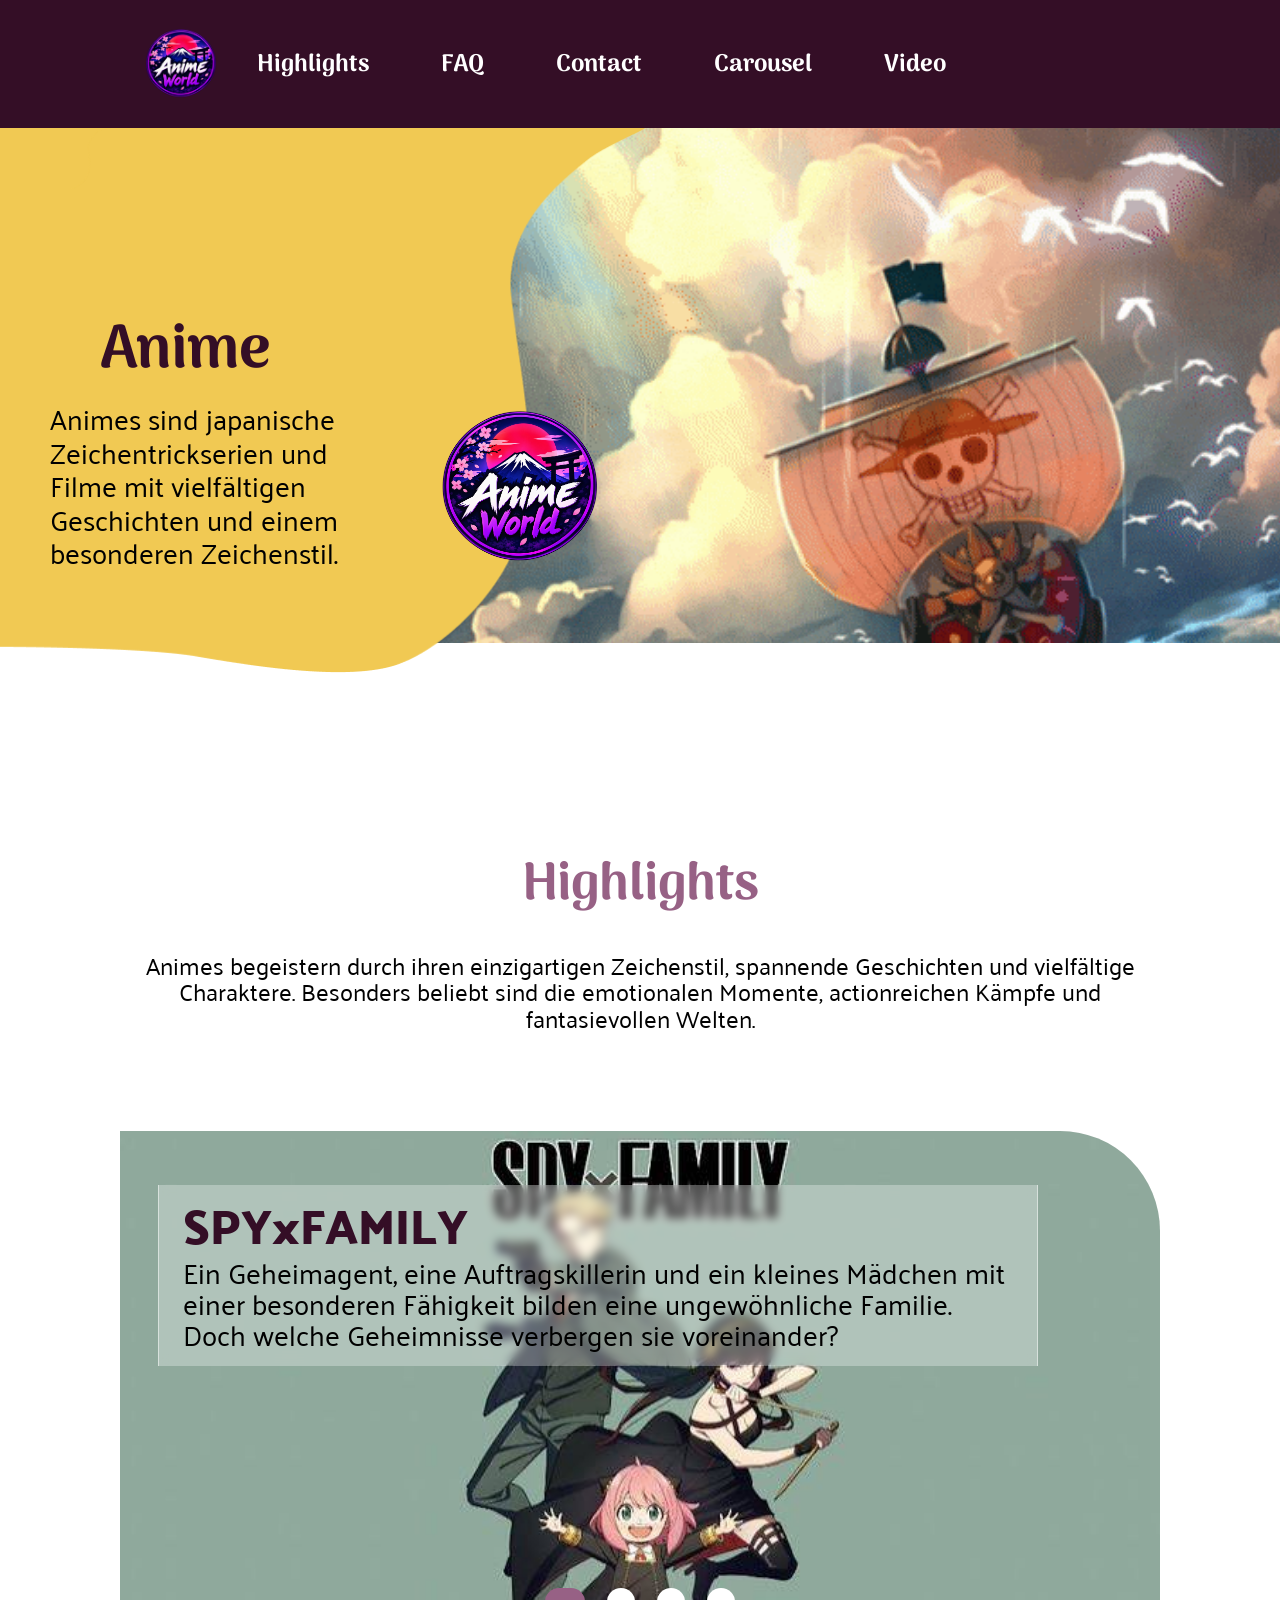
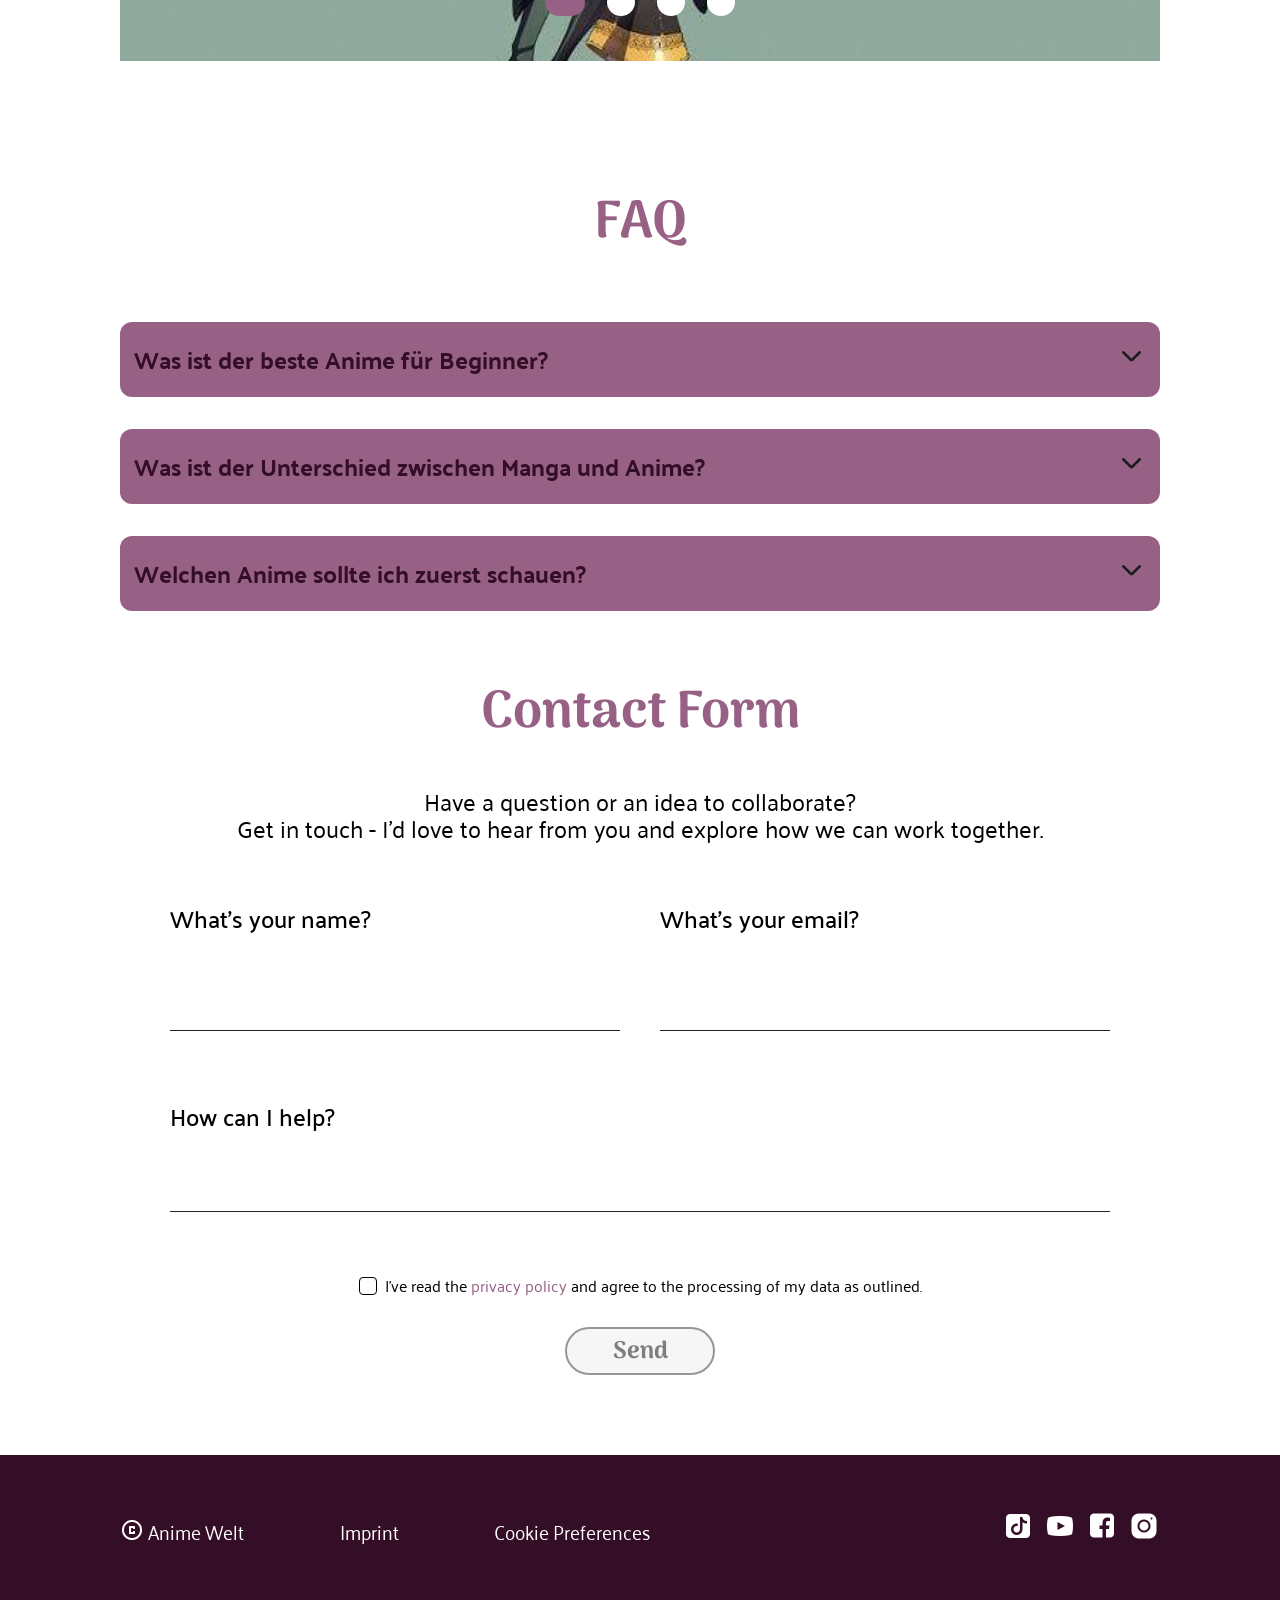
<file: index.html>
<!DOCTYPE html>
<html lang="de">

<head>
    <meta charset="UTF-8">
    <meta name="viewport" content="width=device-width, initial-scale=1.0">
    <title>AnimeWelt</title>
    <link rel="icon" type="image/x-icon" href="./assets/icons/Anime-Welt.png">
    <link rel="stylesheet" href="./styles/font.css">
    <link rel="stylesheet" href="./styles/standard.css">
    <link rel="stylesheet" href="./style.css">
</head>

<body>
    <header>
        <a href="#start"> <img src="./assets/icons/Anime-Welt.png" alt="darstellung einer erde"></a>
        <ul class="menu-bar">
            <li>
                <a href="#highlights">Highlights</a>
            </li>
            <li>
                <a href="#faqId">FAQ</a>
            </li>
            <li>
                <a href="#contact">Contact</a>
            </li>
            <li>
                <a href="./html/carousel.html">Carousel</a>
            </li>
            <li>
                <a href="./html/article2_video.html">Video</a>
            </li>
        </ul>
    </header>
    <section id="start" class="start-animation-section">
        <div class="animation-rectangle">
            <div class="background">
                <img src="./assets/images/one_piece.gif" alt="">
            </div>
            <div class="yellow_start">
                <img src="./assets/images/yellow_1.png" alt="">
            </div>
            <div class="yellow_mid">
                <img src="./assets/images/yellow_1.png" alt="">
                <img src="./assets/images/yellow_2.png" alt="">
            </div>
        </div>
        <div class="yellow_end">
            <img class="yellow_3" src="./assets/images/yellow_3.png" alt="">
            <img class="yellow_2" src="./assets/images/yellow_2.png" alt="">
            <img class="yellow_4" src="./assets/images/yellow_4.png" alt="">
        </div>
        <div class="headline-section">
            <h1>Anime</h1>
            <p>Animes sind japanische Zeichentrickserien und Filme mit vielfältigen Geschichten und einem besonderen Zeichenstil.</p>
        </div>
        <div class="animation-circle">
            <img src="./assets/icons/Anime-Welt.png" alt="">
        </div>
    </section>
    <section class="main-section">
        <section id="highlights" class="highlights-section">
            <section class="headline-and-text-section">
                <div class="highlights-headline">
                    <h1>Highlights</h1>
                </div>
                <p>Animes begeistern durch ihren einzigartigen Zeichenstil, spannende Geschichten und vielfältige Charaktere. Besonders beliebt sind die emotionalen Momente, actionreichen Kämpfe und fantasievollen Welten.
                </p>
            </section>
            <section class="slider_a">

                <input type="radio" name="slider" value="one" checked>
                <input type="radio" name="slider" value="two">
                <input type="radio" name="slider" value="three">
                <input type="radio" name="slider" value="four">

                <div class="slider_a_wrapper">
                    <a class="slider_a_element element_one" href="./html/carousel.html">
                        <div class="textbox_slider">
                            <h2>SPYxFAMILY</h2>
                            <p>Ein Geheimagent, eine Auftragskillerin und ein kleines Mädchen mit einer besonderen
                                Fähigkeit bilden eine ungewöhnliche Familie. Doch welche Geheimnisse verbergen sie
                                voreinander?</p>
                        </div>
                    </a>
                    <a class="slider_a_element element_two" href="./html/carousel.html">
                        <div class="textbox_slider">
                            <h2>Dragonball</h2>
                            <p>Ein junger Kämpfer begibt sich auf ein aufregendes Abenteuer, um die geheimnisvollen
                                Dragon Balls zu finden. Dich erwarten spannende Kämpfe, starke Gegner und jede Menge
                                Überraschungen!</p>
                        </div>
                    </a>
                    <a class="slider_a_element element_three" href="./html/carousel.html">
                        <div class="textbox_slider">
                            <h2>One Piece</h2>
                            <p>Monkey D. Ruffy träumt davon, das legendäre One Piece zu finden und König der Piraten zu
                                werden. Gemeinsam mit seiner Crew erlebt er unglaubliche Abenteuer auf den sieben
                                Weltmeeren.</p>
                        </div>
                    </a>
                    <a class="slider_a_element element_four" href="./html/article2_video.html">
                        <div class="textbox_slider">
                            <h2>Naruto</h2>
                            <p>Ein junger Ninja träumt davon, eines Tages Hokage zu werden und von allen anerkannt zu
                                werden. Auf seinem Weg erwarten ihn spannende Kämpfe, echte Freundschaften und große
                                Herausforderungen.</p>
                        </div>
                    </a>
                </div>
                </div>
            </section>
        </section>
        <section id="faqId" class="faq">
            <div class="faq-title">
                <h1>FAQ</h1>
            </div>
            <div class="faq-wrapper">
                <div class="faq-question-wrapper">
                    <input type="checkbox" class="arrow-box" id="arrow-box-1">
                    <div class="faq-section">
                        <label class="faq-question" for="arrow-box-1">
                            <h4>Was ist der beste Anime für Beginner?</h4>
                            <span class="arrow-icon">
                                <img src="./assets/icons/arrow_forward.png">
                            </span>
                        </label>
                    </div>
                    <div class="answer-section">
                        Naruto, One Piece, Dragon Ball und Spy x Family eignen sich alle für unterschiedliche
                        Geschmäcker.
                    </div>
                </div>
                <div class="faq-question-wrapper">
                    <input type="checkbox" class="arrow-box" id="arrow-box-2">
                    <div class="faq-section">
                        <label class="faq-question" for="arrow-box-2">
                            <h4>Was ist der Unterschied zwischen Manga und Anime?</h4>
                            <span class="arrow-icon">
                                <img src="./assets/icons/arrow_forward.png">
                            </span>
                        </label>
                    </div>
                    <div class="answer-section" id="answer-section1">
                        Manga sind japanische Comics, während Anime die animierten Serien bzw. Filme sind.
                    </div>
                </div>
                <div class="faq-question-wrapper">
                    <input type="checkbox" class="arrow-box" id="arrow-box-3">
                    <div class="faq-section">
                        <label class="faq-question" for="arrow-box-3">
                            <h4>Welchen Anime sollte ich zuerst schauen?</h4>
                            <span class="arrow-icon">
                                <img src="./assets/icons/arrow_forward.png">
                            </span>
                        </label>
                    </div>
                    <div class="answer-section" id="answer-section1">
                        Eine kleine Orientierungshilfe, abhängig davon, ob man Action, Abenteuer, Comedy oder eine
                        Mischung daraus mag.
                    </div>
                </div>
            </div>
        </section>
        <section id="contact" class="contact-form-wrapper">
            <section class="title-section">
                <div class="contact-form-title">
                    <h1>Contact Form</h1>
                </div>
                <p class="contact-text">
                    Have a question or an idea to collaborate?<br>
                    Get in touch - I'd love to hear from you and explore how we can work together.
                </p>
            </section>
            <section class="contact-wrapper">
                <form class="data-section">
                    <div class="customer-data">
                        <div class="contact">
                            <label for="c-name">What's your name?</label>
                            <input type="text" id="c-name" name="customer-name">
                        </div>
                        <div class="contact">
                            <label for="c-mail">What's your email?</label>
                            <input type="email" id="c-mail" name="customer-mail">
                        </div>
                    </div>
                    <div class="customer-message">
                        <label for="c-message">How can I help?</label>
                        <input type="text" id="c-message" name="contact">
                    </div>
                    <div class="send-section">
                        <!--checkbox und text-->
                        <div class="privacy-section">
                            <label class="privacy-container">
                                <input type="checkbox" id="checkbox-id">
                                <p class="privacy-text">I've read the <a href="">privacy policy</a> and agree to the
                                    processing of my data as
                                    outlined.</p><span class="privacy-checkbox"></span>
                            </label>
                        </div>
                        <!--button-->
                        <button class="privacy-button">Send</button>
                </form>
            </section>
        </section>
    </section>
    <footer class="footer">
        <div class="footer-log-imp">
            <div class="footer-logo">
                <!--<picture>
                <source media="(min-width: 800px)" srcset=""> </picture>-->
                <img src="./assets/icons/copyright.png" alt="Icon Anime Welt">
                <div>Anime Welt</div>
            </div>
            <a href="./html/imprint.html" id="imprint-link">Imprint</a>
            <p>Cookie Preferences</p>
        </div>
        <div class="footer-social-media">
            <a href="https://www.tiktok.com/" target="_blank">
                <img src="./assets/icons/w_tiktok.png" alt="Tiktok Icon"></a>
            <a href="https://www.youtube.com/" target="_blank">
                <img src="./assets/icons/w_youtube.png" alt="Youtube Icon"></a>
            <a href="https://www.facebook.com/" target="_blank">
                <img src="./assets/icons/w_facebook.png" alt="Facebook Icon"></a>
            <a href="https://www.instagram.com/" target="_blank">
                <img src="./assets/icons/w_instagram.png" alt="Instagram Icon"></a>
        </div>
    </footer>
    <div class="navbar-footer">
        <ul class="menu-bar-footer">
            <li>
                <a href="index.html"><img src="./assets/icons/home.png"></a>
            </li>
            <li>
                <a href="index.html#highlights"><img src="./assets/icons/shuttle.png"></a>
            </li>
            <li>
                <a href="index.html#faqId"><img src="./assets/icons/faq.png"></a>
            </li>
            <li>
                <a href="index.html#contact"><img src="./assets/icons/contact-us.png"></a>
            </li>
        </ul>
    </div>
</body>

</html>
</file>
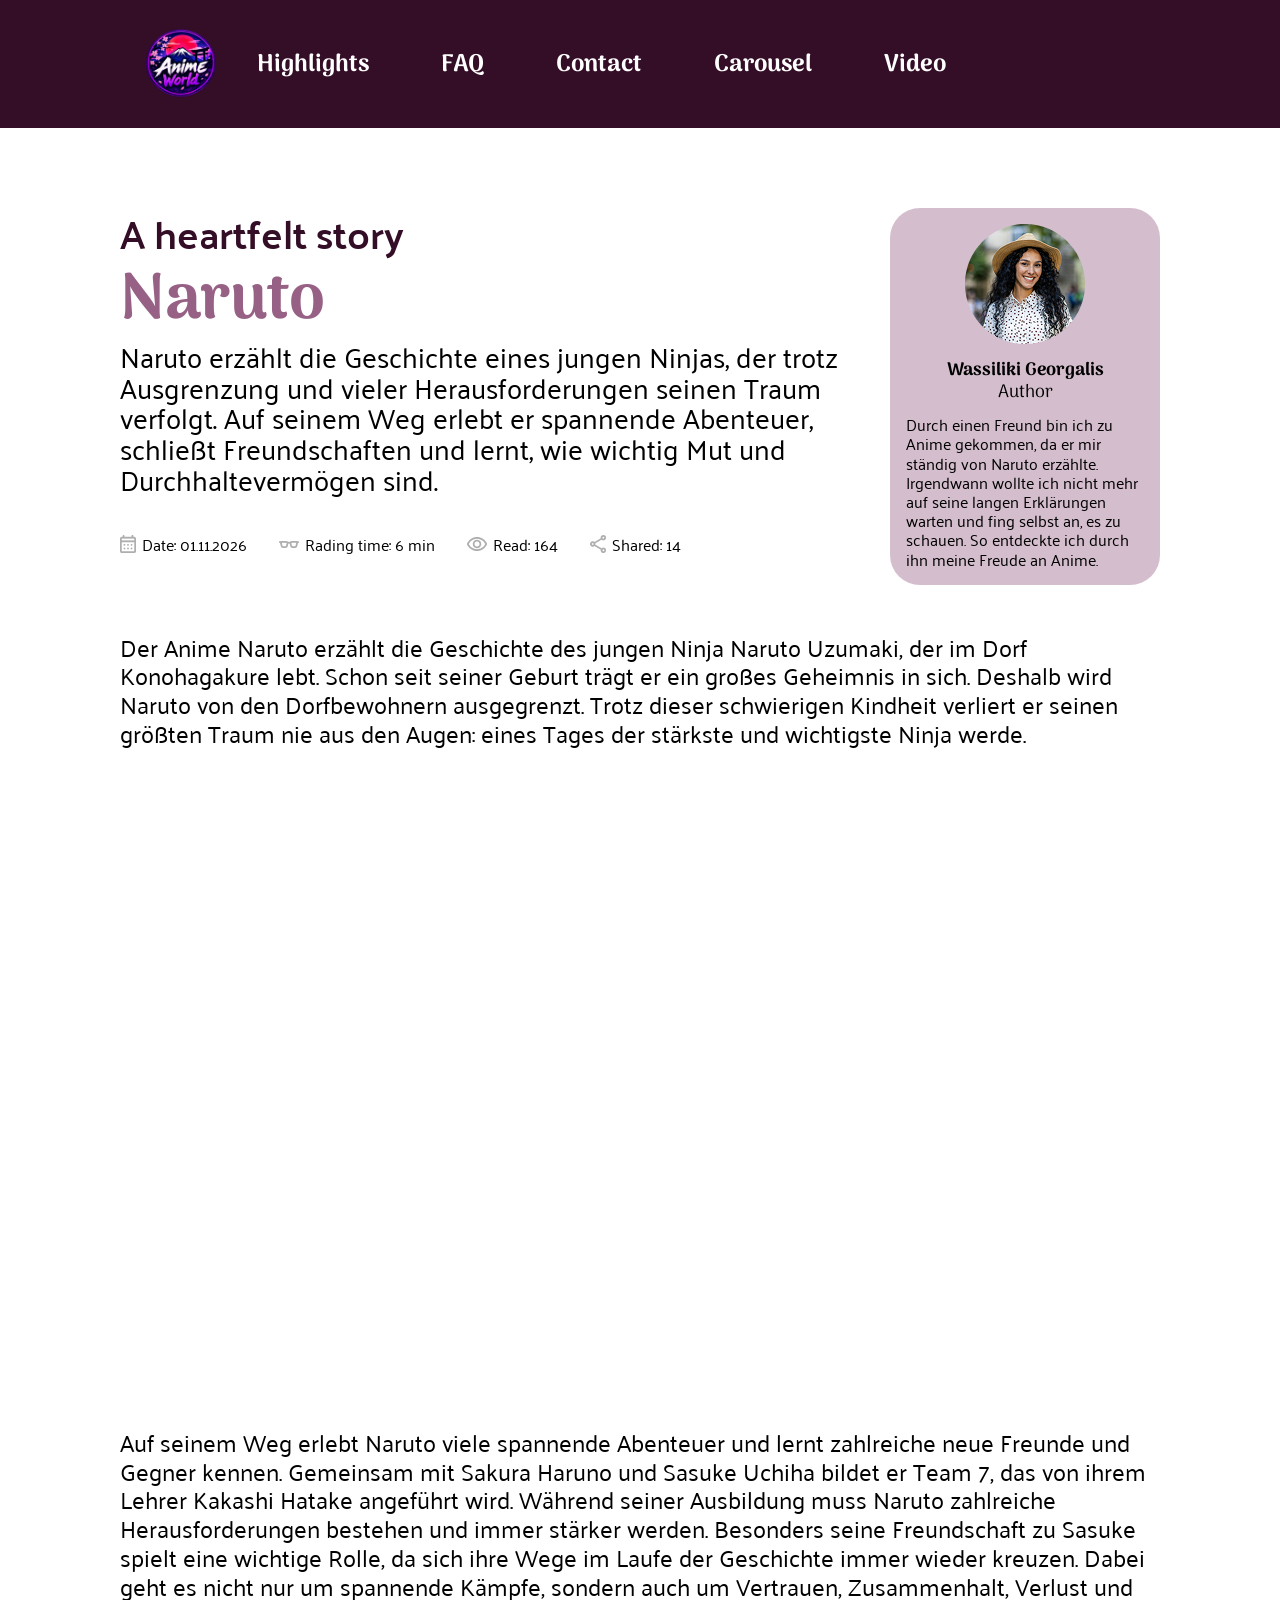
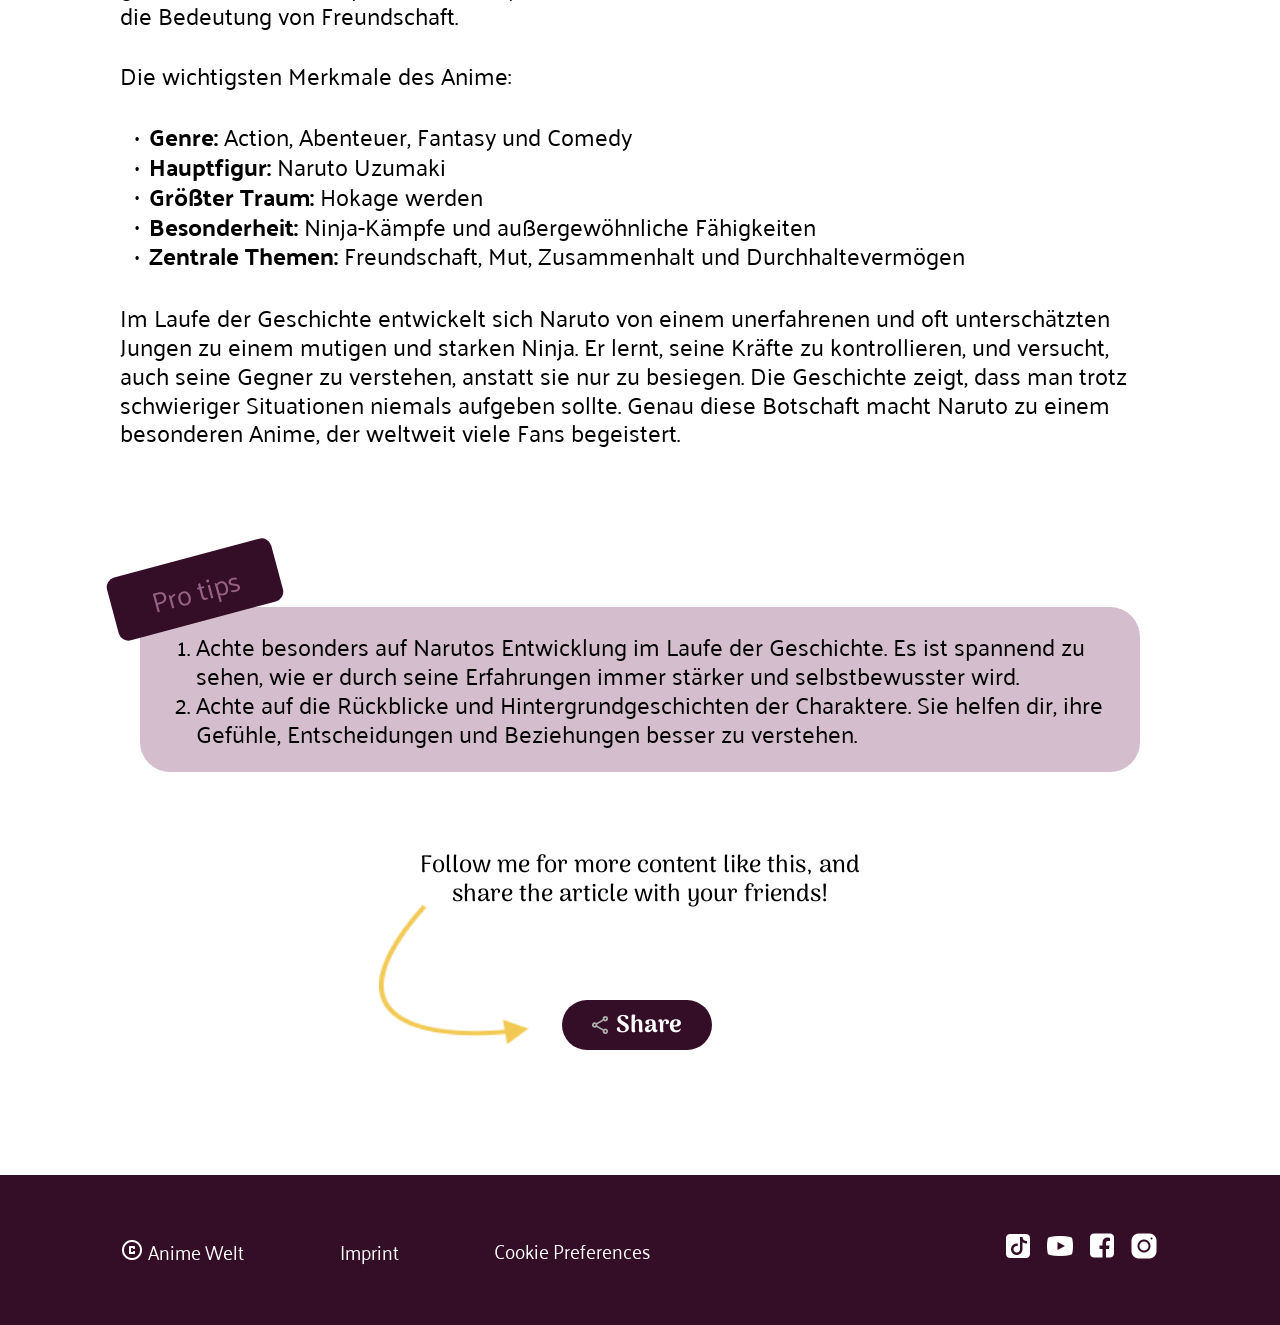
<file: article2_video.html>
<!DOCTYPE html>
<html lang="en">

<head>
    <meta charset="UTF-8">
    <meta name="viewport" content="width=device-width, initial-scale=1.0">
    <title>AnimeWelt</title>

    <link rel="icon" type="image/x-icon" href="./assets/icons/Anime-Welt.png">

    <link rel="stylesheet" href="./styles/standard.css">
    <link rel="stylesheet" href="./styles/font.css">
    <link rel="stylesheet" href="./styles/article_2.css">
</head>

<body>
    <header>
        <a href="./index.html"> <img src="./assets/icons/Anime-Welt.png" alt="darstellung einer erde"></a>
        <ul class="menu-bar">
            <li>
                <a href="index.html#highlights">Highlights</a>
            </li>
            <li>
                <a href="index.html#faqId">FAQ</a>
            </li>
            <li>
                <a href="index.html#contact">Contact</a>
            </li>
            <li>
                <a href="carousel.html">Carousel</a>
            </li>
            <li>
                <a href="article2_video.html">Video</a>
            </li>
        </ul>
    </header>
    <section class="main-section">
        <div class="article-section">
            <section class="article_1">
                <div class="author-section">
                    <div class="article-info">
                        <div class="title-article">
                            <div class="title">
                                <h3>A heartfelt story</h3>
                                <h1>Naruto</h1>
                            </div>
                            <p>Naruto erzählt die Geschichte eines jungen Ninjas, der trotz Ausgrenzung und vieler
                                Herausforderungen seinen Traum verfolgt. Auf seinem Weg erlebt er spannende Abenteuer,
                                schließt Freundschaften und lernt, wie wichtig Mut und Durchhaltevermögen sind.</p>
                        </div>
                        <div class="quick-article-info">
                            <p>
                                <img src="./assets/icons/calendar_month.png" alt="Kalender Icon">
                                Date: 01.11.2026
                            </p>
                            <p class="eyeglasses">
                                <img src="./assets/icons/eyeglasses_2.png" alt="Brillen Icon">
                                Rading time: 6 min
                            </p>
                            <p class="visibility">
                                <img src="./assets/icons/visibility.png" alt="Auge">
                                Read: 164
                            </p>
                            <p>
                                <img src="./assets/icons/share.png" alt="Share Icon">
                                Shared: 14
                            </p>
                        </div>
                    </div>
                    <div class="author-info">
                        <img src="./assets/images/user-woman.png" alt="Autor Bild">
                        <div class="author-info-text">
                            <div class="author-name">
                                <p class="a-name">Wassiliki Georgalis</p>
                                <p class="a-job">Author</p>
                            </div>
                            <p>Durch einen Freund bin ich zu Anime gekommen, da er mir ständig von Naruto erzählte.
                                Irgendwann wollte ich nicht mehr auf seine langen Erklärungen warten und fing selbst an,
                                es zu schauen. So entdeckte ich durch ihn meine Freude an Anime.</p>
                        </div>
                    </div>
                </div>
                <p>Der Anime Naruto erzählt die Geschichte des jungen Ninja Naruto Uzumaki, der im Dorf Konohagakure
                    lebt.
                    Schon seit seiner Geburt trägt er ein großes Geheimnis in sich. Deshalb wird Naruto von den
                    Dorfbewohnern ausgegrenzt. Trotz dieser schwierigen Kindheit verliert er seinen größten Traum nie
                    aus
                    den Augen: eines Tages der stärkste und wichtigste Ninja werde.</p>
            </section>

            <section class="video-section">
                <iframe src="https://www.youtube.com/embed/ik5YJ4wpppI?si=H4N8T0HWsZj3zBZX" title="YouTube video player"
                    frameborder="0"
                    allow="accelerometer; autoplay; clipboard-write; encrypted-media; gyroscope; picture-in-picture; web-share"
                    referrerpolicy="strict-origin-when-cross-origin" allowfullscreen></iframe>
            </section>
            <section class="article_2">
                <p>
                    Auf seinem Weg erlebt Naruto viele spannende Abenteuer und lernt zahlreiche neue Freunde und Gegner
                    kennen. Gemeinsam mit Sakura Haruno und Sasuke Uchiha bildet er Team 7, das von ihrem Lehrer Kakashi
                    Hatake angeführt wird. Während seiner Ausbildung muss Naruto zahlreiche Herausforderungen bestehen
                    und
                    immer stärker werden. Besonders seine Freundschaft zu Sasuke spielt eine wichtige Rolle, da sich
                    ihre
                    Wege im Laufe der Geschichte immer wieder kreuzen. Dabei geht es nicht nur um spannende Kämpfe,
                    sondern
                    auch um Vertrauen, Zusammenhalt, Verlust und die Bedeutung von Freundschaft.
                </p>
                <p>Die wichtigsten Merkmale des Anime:</p>
                <div class="list-naruto">

                    <ul>
                        <li>
                            <div><span>Genre:</span> Action, Abenteuer, Fantasy und Comedy</div>
                        </li>
                        <li>
                            <div><span>Hauptfigur:</span> Naruto Uzumaki</div>
                        </li>
                        <li>
                            <div><span>Größter Traum:</span> Hokage werden</div>
                        </li>
                        <li>
                            <div><span>Besonderheit:</span> Ninja-Kämpfe und außergewöhnliche Fähigkeiten</div>
                        </li>
                        <li>
                            <div><span>Zentrale Themen:</span> Freundschaft, Mut, Zusammenhalt und Durchhaltevermögen
                            </div>
                        </li>
                    </ul>
                </div>
                <p>
                    Im Laufe der Geschichte entwickelt sich Naruto von einem unerfahrenen und oft unterschätzten Jungen
                    zu
                    einem mutigen und starken Ninja. Er lernt, seine Kräfte zu kontrollieren, und versucht, auch seine
                    Gegner zu verstehen, anstatt sie nur zu besiegen. Die Geschichte zeigt, dass man trotz schwieriger
                    Situationen niemals aufgeben sollte. Genau diese Botschaft macht Naruto zu einem besonderen Anime,
                    der
                    weltweit viele Fans begeistert.
                </p>
            </section>
            <section class="bottom_section">
                <div class="tipp_box">
                    <div class="tipp_smallbox">
                        <p> Pro tips</p>
                    </div>
                    <ol>
                        <li>Achte besonders auf Narutos Entwicklung im Laufe der Geschichte. Es ist spannend
                            zu sehen, wie er durch seine Erfahrungen immer stärker und selbstbewusster wird.
                        </li>
                        <li>Achte auf die Rückblicke und Hintergrundgeschichten der Charaktere. Sie helfen dir, ihre
                            Gefühle, Entscheidungen und Beziehungen besser zu verstehen.
                        </li>
                    </ol>
                </div>
            </section>
        </div>
        <div class="button_section">
            <p>
                Follow me for more content like this, and <br>share the article with your friends!
            </p>
            <div class="arrow_button_box">
                <img src="./assets/icons/pfeil_icon.png" alt="Darstellung eines Pfeils">
                <div class="share_direction">
                    <input type="checkbox" id="share_button">
                    <label for="share_button" class="share_button"><img src="./assets/icons/share.png" alt="">
                        Share</label>
                    <img class="share_links" src="./assets/icons/share.png" alt="">
                    <div class="share_links">
                        <a href="https://de.linkedin.com/" target="_blank">LinkedIn</a>
                        <a href="https://web.whatsapp.com/" target="_blank">Whatsapp</a>
                    </div>
                </div>
            </div>
        </div>
    </section>
    <footer class="footer">
        <div class="footer-log-imp">
            <div class="footer-logo">
                <!--<picture>
                <source media="(min-width: 800px)" srcset=""> </picture>-->
                <img src="./assets/icons/copyright.png" alt="Icon Anime Welt">
                <div>Anime Welt</div>
            </div>
            <a href="./imprint.html" id="imprint-link">Imprint</a>
            <p>Cookie Preferences</p>
        </div>
        <div class="footer-social-media">
            <a href="https://www.tiktok.com/" target="_blank">
                <img src="./assets/icons/w_tiktok.png" alt="Tiktok Icon"></a>
            <a href="https://www.youtube.com/" target="_blank">
                <img src="./assets/icons/w_youtube.png" alt="Youtube Icon"></a>
            <a href="https://www.facebook.com/" target="_blank">
                <img src="./assets/icons/w_facebook.png" alt="Facebook Icon"></a>
            <a href="https://www.instagram.com/" target="_blank">
                <img src="./assets/icons/w_instagram.png" alt="Instagram Icon"></a>
        </div>
    </footer>
    <div class="navbar-footer">
        <ul class="menu-bar-footer">
            <li>
                <a href="index.html"><img src="./assets/icons/home.png"></a>
            </li>
            <li>
                <a href="index.html#highlights"><img src="./assets/icons/shuttle.png"></a>
            </li>
            <li>
                <a href="index.html#faqId"><img src="./assets/icons/faq.png"></a>
            </li>
            <li>
                <a href="index.html#contact"><img src="./assets/icons/contact-us.png"></a>
            </li>
        </ul>
    </div>
</body>

</html>
</file>
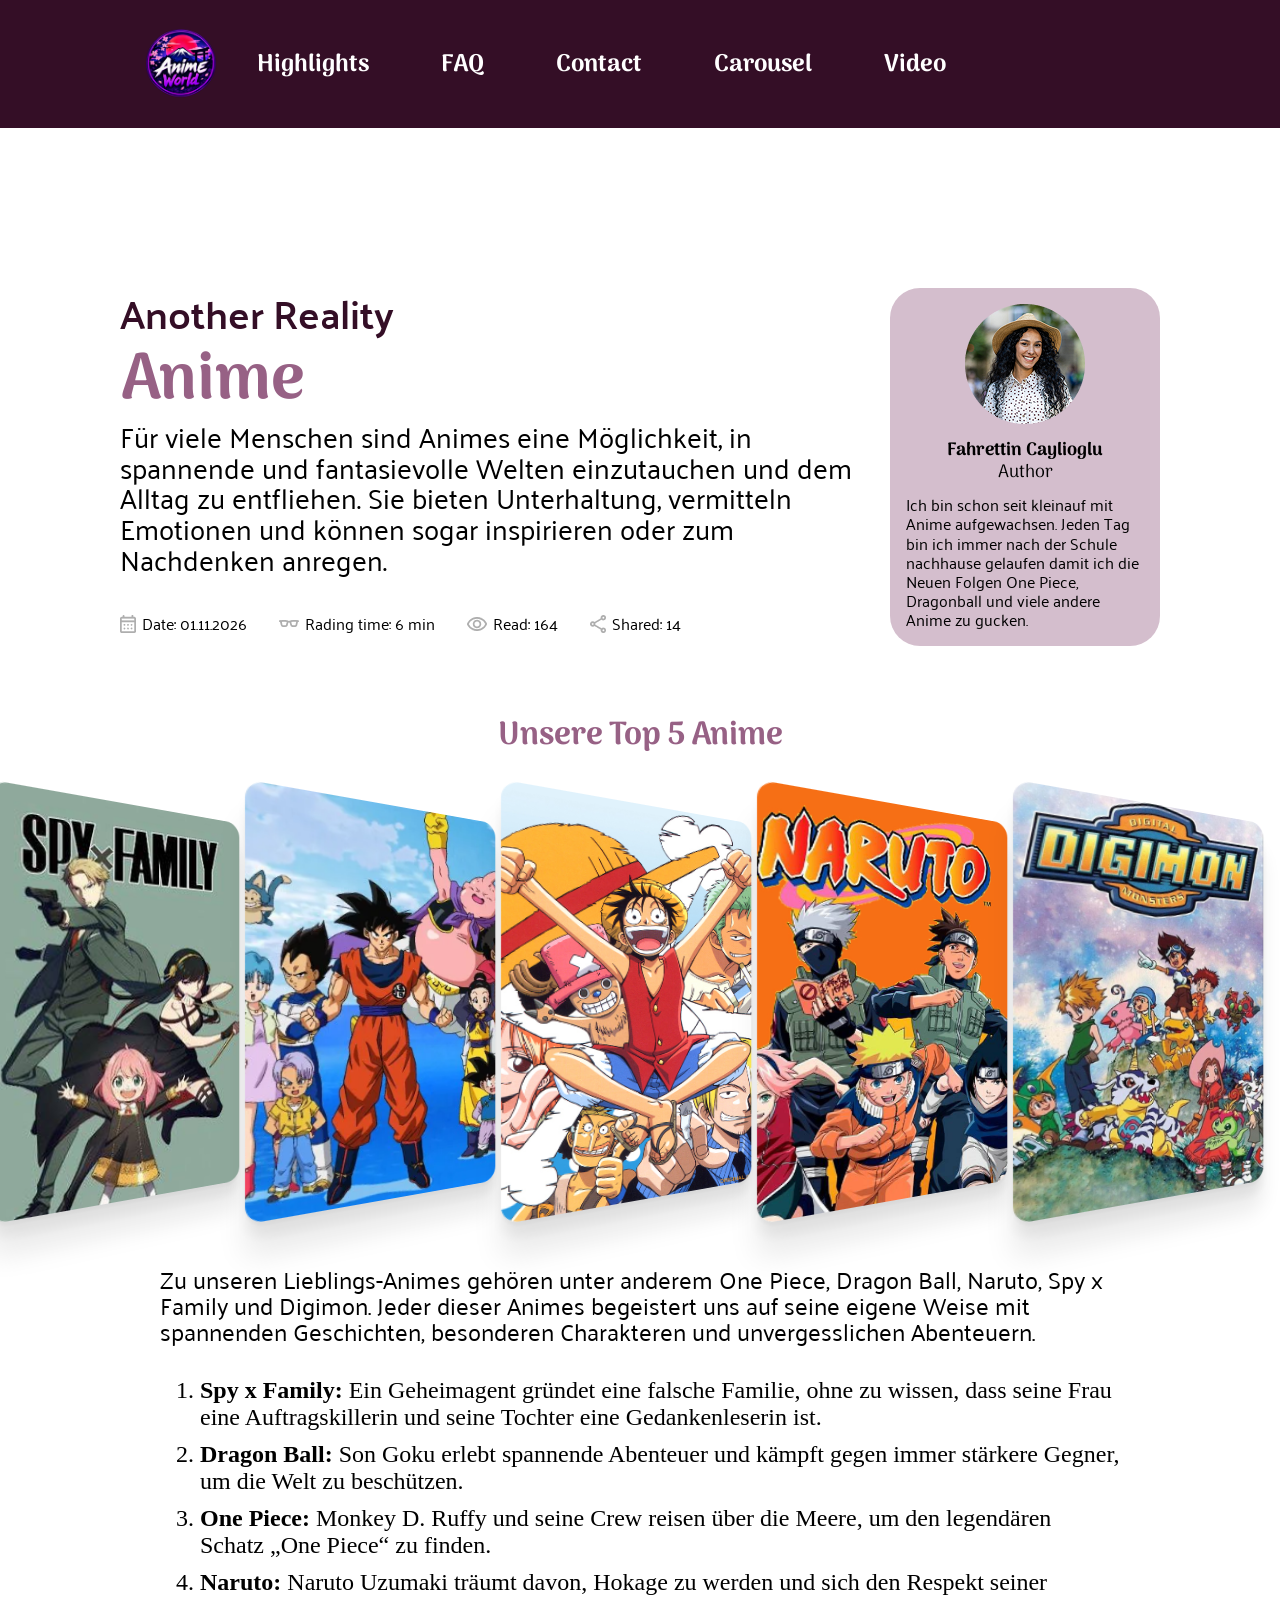
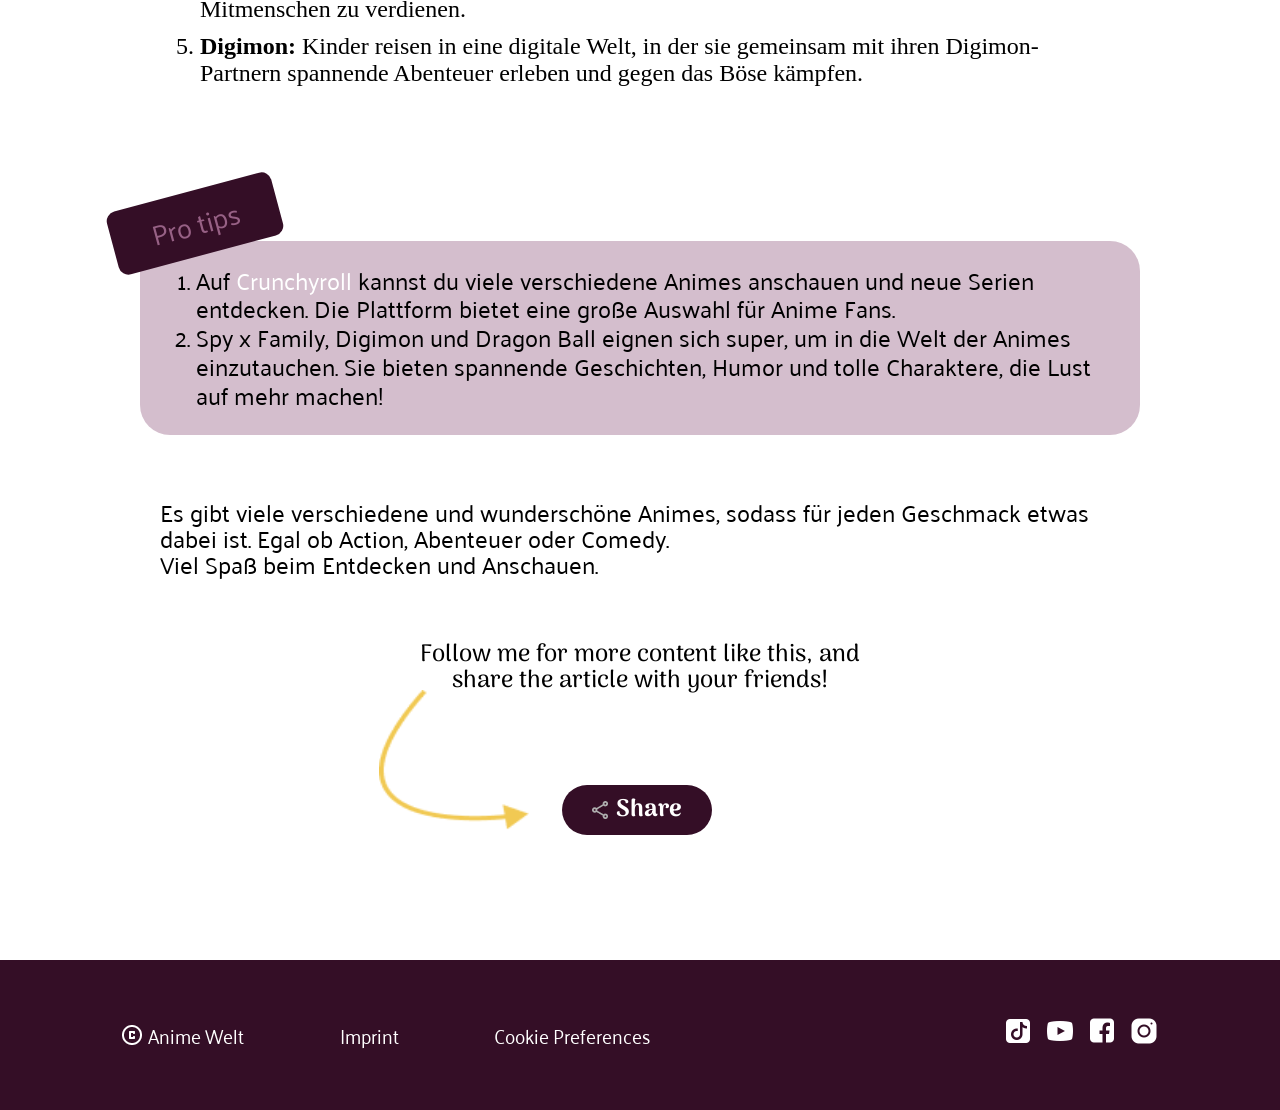
<file: carousel.html>
<!DOCTYPE html>
<html lang="en">

<head>
    <meta charset="UTF-8">
    <meta name="viewport" content="width=device-width, initial-scale=1.0">
    <title>AnimeWelt</title>

    <link rel="icon" type="image/x-icon" href="./assets/icons/Anime-Welt.png">

    <link rel="stylesheet" href="./styles/standard.css">
    <link rel="stylesheet" href="./styles/font.css">
    <link rel="stylesheet" href="./styles/carousel_style.css">
</head>

<body>
    <header>
        <a href="index.html#start"> <img src="./assets/icons/Anime-Welt.png" alt="darstellung einer erde"></a>
        <ul class="menu-bar">
            <li>
                <a href="index.html#highlights">Highlights</a>
            </li>
            <li>
                <a href="index.html#faqId">FAQ</a>
            </li>
            <li>
                <a href="index.html#contact">Contact</a>
            </li>
            <li>
                <a href="carousel.html">Carousel</a>
            </li>
            <li>
                <a href="article2_video.html">Video</a>
            </li>
        </ul>
    </header>

    <section class="main-section">
        <section class="article_1">
            <div class="author-section">
                <div class="article-info">
                    <div class="title-article">
                        <div class="title">
                            <h3>Another Reality</h3>
                            <h1>Anime</h1>
                        </div>
                        <p>Für viele Menschen sind Animes eine Möglichkeit, in spannende und fantasievolle Welten einzutauchen und dem Alltag zu entfliehen.
                             Sie bieten Unterhaltung, vermitteln Emotionen und können sogar inspirieren oder zum Nachdenken anregen.</p>
                    </div>
                    <div class="quick-article-info">
                        <p>
                            <img src="./assets/icons/calendar_month.png" alt="Kalender Icon">
                            Date: 01.11.2026
                        </p>
                        <p class="eyeglasses">
                            <img src="./assets/icons/eyeglasses_2.png" alt="Brillen Icon">
                            Rading time: 6 min
                        </p>
                        <p class="visibility">
                            <img src="./assets/icons/visibility.png" alt="Auge">
                            Read: 164
                        </p>
                        <p>
                            <img src="./assets/icons/share.png" alt="Share Icon">
                            Shared: 14
                        </p>
                    </div>
                </div>
                <div class="author-info">
                    <img src="./assets/images/user-woman.png" alt="Autor Bild">
                    <div class="author-info-text">
                        <div class="author-name">
                            <p class="a-name">Fahrettin Caylioglu</p>
                            <p class="a-job">Author</p>
                        </div>
                        <p>Ich bin schon seit kleinauf mit Anime aufgewachsen. 
                            Jeden Tag bin ich immer nach der Schule nachhause gelaufen damit ich die Neuen Folgen One Piece,
                             Dragonball und viele andere Anime zu gucken.</p>
                    </div>
                </div>
            </div>
        </section>

        <section class="carousel_section">
            <h1>Unsere Top 5 Anime</h1>
            <div class="slider_b">

                <input type="radio" name="slider" value="one" checked>
                <input type="radio" name="slider" value="two">
                <input type="radio" name="slider" value="three">
                <input type="radio" name="slider" value="four">
                <input type="radio" name="slider" value="five">

                <div class="slider_b_wrapper">
                    <img class="slider_b_element element_one" src="./assets/images/spy-family.png" alt="">
                    <img class="slider_b_element element_two" src="./assets/images/DragonBall.jpg" alt="">
                    <img class="slider_b_element element_three" src="./assets/images/OnePieceCrew.jpg" alt="">
                    <img class="slider_b_element element_four" src="./assets/images/Naruto.jpg" alt="">
                    <img class="slider_b_element element_five" src="./assets/images/Digimon.jpg" alt="">
                </div>
            </div>
            <div class="text_info">
                <p>
                    Zu unseren Lieblings-Animes gehören unter anderem One Piece, Dragon Ball, Naruto, Spy x Family und Digimon.
                     Jeder dieser Animes begeistert uns auf seine eigene Weise mit spannenden Geschichten, besonderen Charakteren und unvergesslichen Abenteuern.
                </p>
                <ol>
                    <li>
                       <strong> Spy x Family:</strong> Ein Geheimagent gründet eine falsche Familie, ohne zu wissen, dass seine Frau eine Auftragskillerin und seine Tochter eine Gedankenleserin ist.
                    </li>
                    <li>
                        <strong>Dragon Ball:</strong> Son Goku erlebt spannende Abenteuer und kämpft gegen immer stärkere Gegner, um die Welt zu beschützen.
                    </li>
                    <li>
                        <strong>One Piece:</strong> Monkey D. Ruffy und seine Crew reisen über die Meere, um den legendären Schatz „One Piece“ zu finden.
                    </li>
                    <li>
                        <strong>Naruto:</strong> Naruto Uzumaki träumt davon, Hokage zu werden und sich den Respekt seiner Mitmenschen zu verdienen.
                    </li>
                    <li>
                         <strong>Digimon:</strong> Kinder reisen in eine digitale Welt, in der sie gemeinsam mit ihren Digimon-Partnern spannende Abenteuer erleben und gegen das Böse kämpfen.
                    </li>
                </ol>
            </div>

        </section>

        <section class="bottom_section">
            <div class="tipp_box">
                <div class="tipp_smallbox">
                    <p> Pro tips</p>
                </div>
                <ol>
                    <li>
                        Auf <a href="https://www.crunchyroll.com/de/" target="_blank">Crunchyroll</a>
                        kannst du viele verschiedene Animes anschauen und neue Serien entdecken. Die Plattform bietet eine große Auswahl für Anime Fans.
                         
                    </li>
                    <li>Spy x Family, Digimon und Dragon Ball eignen sich super, um in die Welt der Animes einzutauchen.
                         Sie bieten spannende Geschichten, Humor und tolle Charaktere, die Lust auf mehr machen!
                    </li>
                </ol>
            </div>
            <div class="text_info">
                <p>
                    Es gibt viele verschiedene und wunderschöne Animes, sodass für jeden Geschmack etwas dabei ist.
                     Egal ob Action, Abenteuer oder Comedy. <br>
                      Viel Spaß beim Entdecken und Anschauen.</br>
                </p>
            </div>
            <div class="button_section">
                <p>
                    Follow me for more content like this, and<br>share the article with your friends!
                </p>
                <div class="arrow_button_box">
                    <img src="./assets/icons/pfeil_icon.png" alt="Darstellung eines Pfeils">
                    <div class="share_direction">
                        <input type="checkbox" id="share_button">
                        <label for="share_button" class="share_button"><img src="./assets/icons/share.png" alt="">
                            Share</label>
                        <img class="share_links" src="./assets/icons/share.png" alt="">
                        <div class="share_links">
                            <a href="https://de.linkedin.com/" target="_blank">LinkedIn</a>
                            <a href="https://web.whatsapp.com/" target="_blank">Whatsapp</a>
                        </div>
                    </div>
                </div>
            </div>
        </section>
    </section>

    <footer class="footer">
        <div class="footer-log-imp">
            <div class="footer-logo">
                <!--<picture>
                <source media="(min-width: 800px)" srcset=""> </picture>-->
                <img src="./assets/icons/copyright.png" alt="Icon Anime Welt">
                <div>Anime Welt</div>
            </div>
            <a href="./imprint.html" id="imprint-link">Imprint</a>
            <p>Cookie Preferences</p>
        </div>
        <div class="footer-social-media">
            <a href="https://www.tiktok.com/" target="_blank">
                <img src="./assets/icons/w_tiktok.png" alt="Tiktok Icon"></a>
            <a href="https://www.youtube.com/" target="_blank">
                <img src="./assets/icons/w_youtube.png" alt="Youtube Icon"></a>
            <a href="https://www.facebook.com/" target="_blank">
                <img src="./assets/icons/w_facebook.png" alt="Facebook Icon"></a>
            <a href="https://www.instagram.com/" target="_blank">
                <img src="./assets/icons/w_instagram.png" alt="Instagram Icon"></a>
        </div>
    </footer>
    <div class="navbar-footer">
        <ul class="menu-bar-footer">
            <li>
                <a href="index.html"><img src="./assets/icons/home.png"></a>
            </li>
            <li>
                <a href="index.html#highlights"><img src="./assets/icons/shuttle.png"></a>
            </li>
            <li>
                <a href="index.html#faqId"><img src="./assets/icons/faq.png"></a>
            </li>
            <li>
                <a href="index.html#contact"><img src="./assets/icons/contact-us.png"></a>
            </li>
        </ul>
    </div>
</body>

</html>
</file>
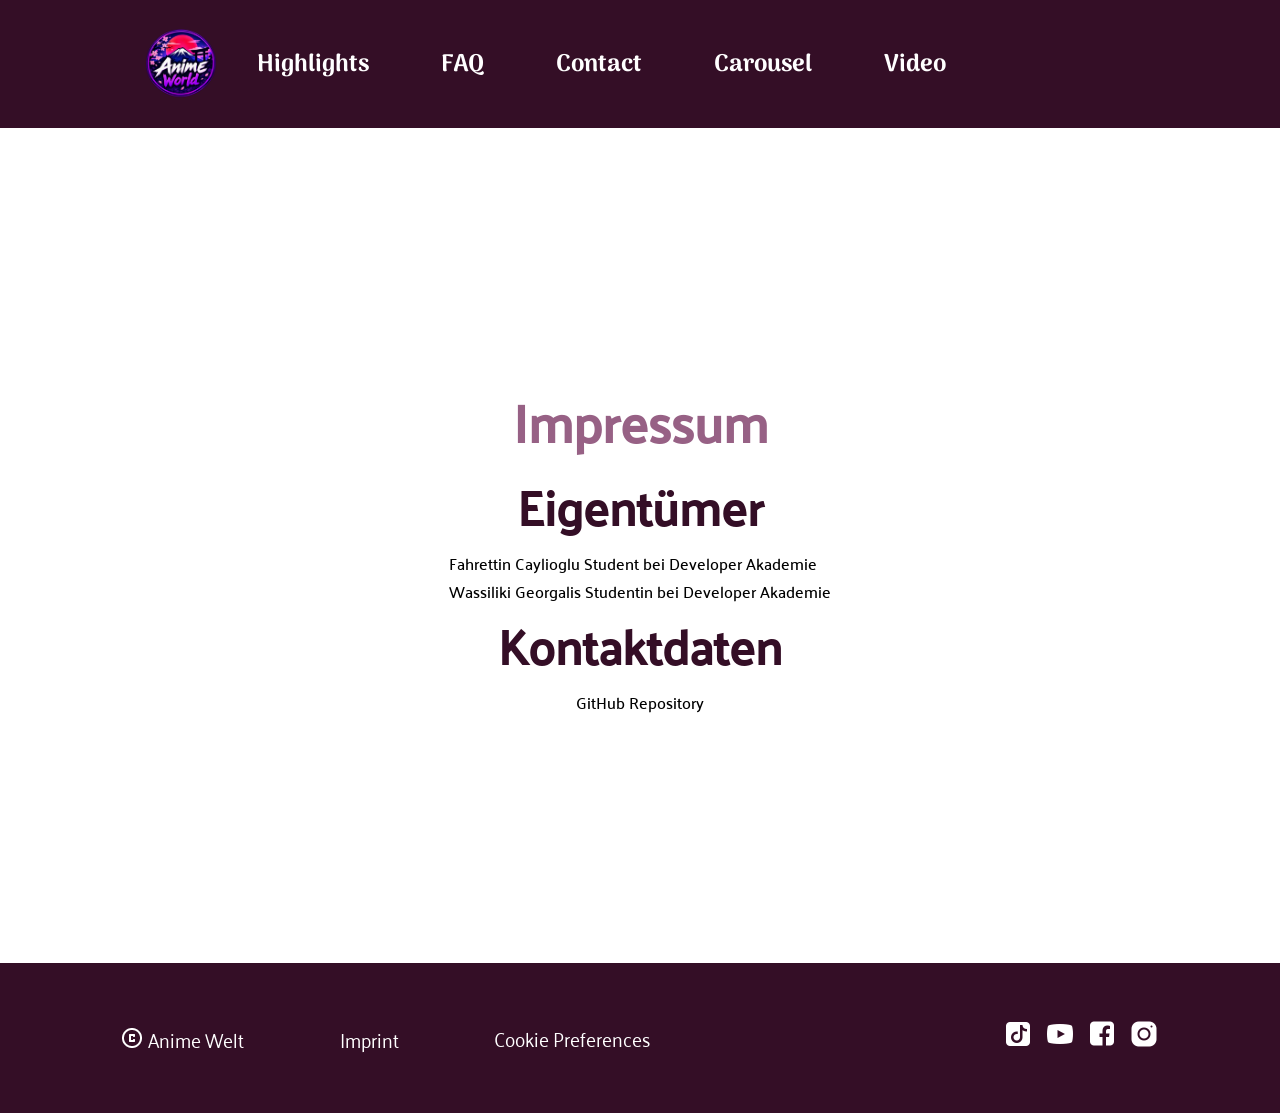
<file: imprint.html>
<!DOCTYPE html>
<html lang="en">

<head>
    <meta charset="UTF-8">
    <meta name="viewport" content="width=device-width, initial-scale=1.0">
    <title>AnimeWelt</title>

    <link rel="icon" type="image/x-icon" href="./assets/icons/Anime-Welt.png">

    <link rel="stylesheet" href="./styles/font.css">
    <link rel="stylesheet" href="./styles/standard.css">
    <link rel="stylesheet" href="./styles/imprint_style.css">
</head>

<body>
    <header>
        <a href="index.html#start"> <img src="./assets/icons/Anime-Welt.png" alt="darstellung einer erde"></a>
        <ul class="menu-bar">
            <li>
                <a href="index.html#highlights">Highlights</a>
            </li>
            <li>
                <a href="index.html#faqId">FAQ</a>
            </li>
            <li>
                <a href="index.html#contact">Contact</a>
            </li>
            <li>
                <a href="carousel.html">Carousel</a>
            </li>
            <li>
                <a href="article2_video.html">Video</a>
            </li>
        </ul>
    </header>
    <section class="main-section">
        <div class="main-section-imprint">
            <h1>Impressum</h1>

            <section class="owner-section">
                <h2>Eigentümer</h2>
                <div>
                    Fahrettin Caylioglu
                    Student bei Developer Akademie
                </div>
                <div>
                    Wassiliki Georgalis
                    Studentin bei Developer Akademie
                </div>
            </section>

            <div class="contact-data-section">
                <h2>Kontaktdaten</h2>
                <a href="https://github.com/FahrettinCaylioglu/AnimeWelt" target="_blank">GitHub Repository</a>
            </div>
        </div>
    </section>

    <footer class="footer">
        <div class="footer-log-imp">
            <div class="footer-logo">
                <!--<picture>
                <source media="(min-width: 800px)" srcset=""> </picture>-->
                <img src="./assets/icons/copyright.png" alt="Icon Anime Welt">
                <div>Anime Welt</div>
            </div>
            <a href="./imprint.html" id="imprint-link">Imprint</a>
            <p>Cookie Preferences</p>
        </div>
        <div class="footer-social-media">
            <a href="https://www.tiktok.com/" target="_blank">
                <img src="./assets/icons/w_tiktok.png" alt="Tiktok Icon"></a>
            <a href="https://www.youtube.com/" target="_blank">
                <img src="./assets/icons/w_youtube.png" alt="Youtube Icon"></a>
            <a href="https://www.facebook.com/" target="_blank">
                <img src="./assets/icons/w_facebook.png" alt="Facebook Icon"></a>
            <a href="https://www.instagram.com/" target="_blank">
                <img src="./assets/icons/w_instagram.png" alt="Instagram Icon"></a>
        </div>
    </footer>
    <div class="navbar-footer">
        <ul class="menu-bar-footer">
            <li>
                <a href="index.html"><img src="./assets/icons/home.png"></a>
            </li>
            <li>
                <a href="index.html#highlights"><img src="./assets/icons/shuttle.png"></a>
            </li>
            <li>
                <a href="index.html#faqId"><img src="./assets/icons/faq.png"></a>
            </li>
            <li>
                <a href="index.html#contact"><img src="./assets/icons/contact-us.png"></a>
            </li>
        </ul>
    </div>
</body>

</html>
</file>
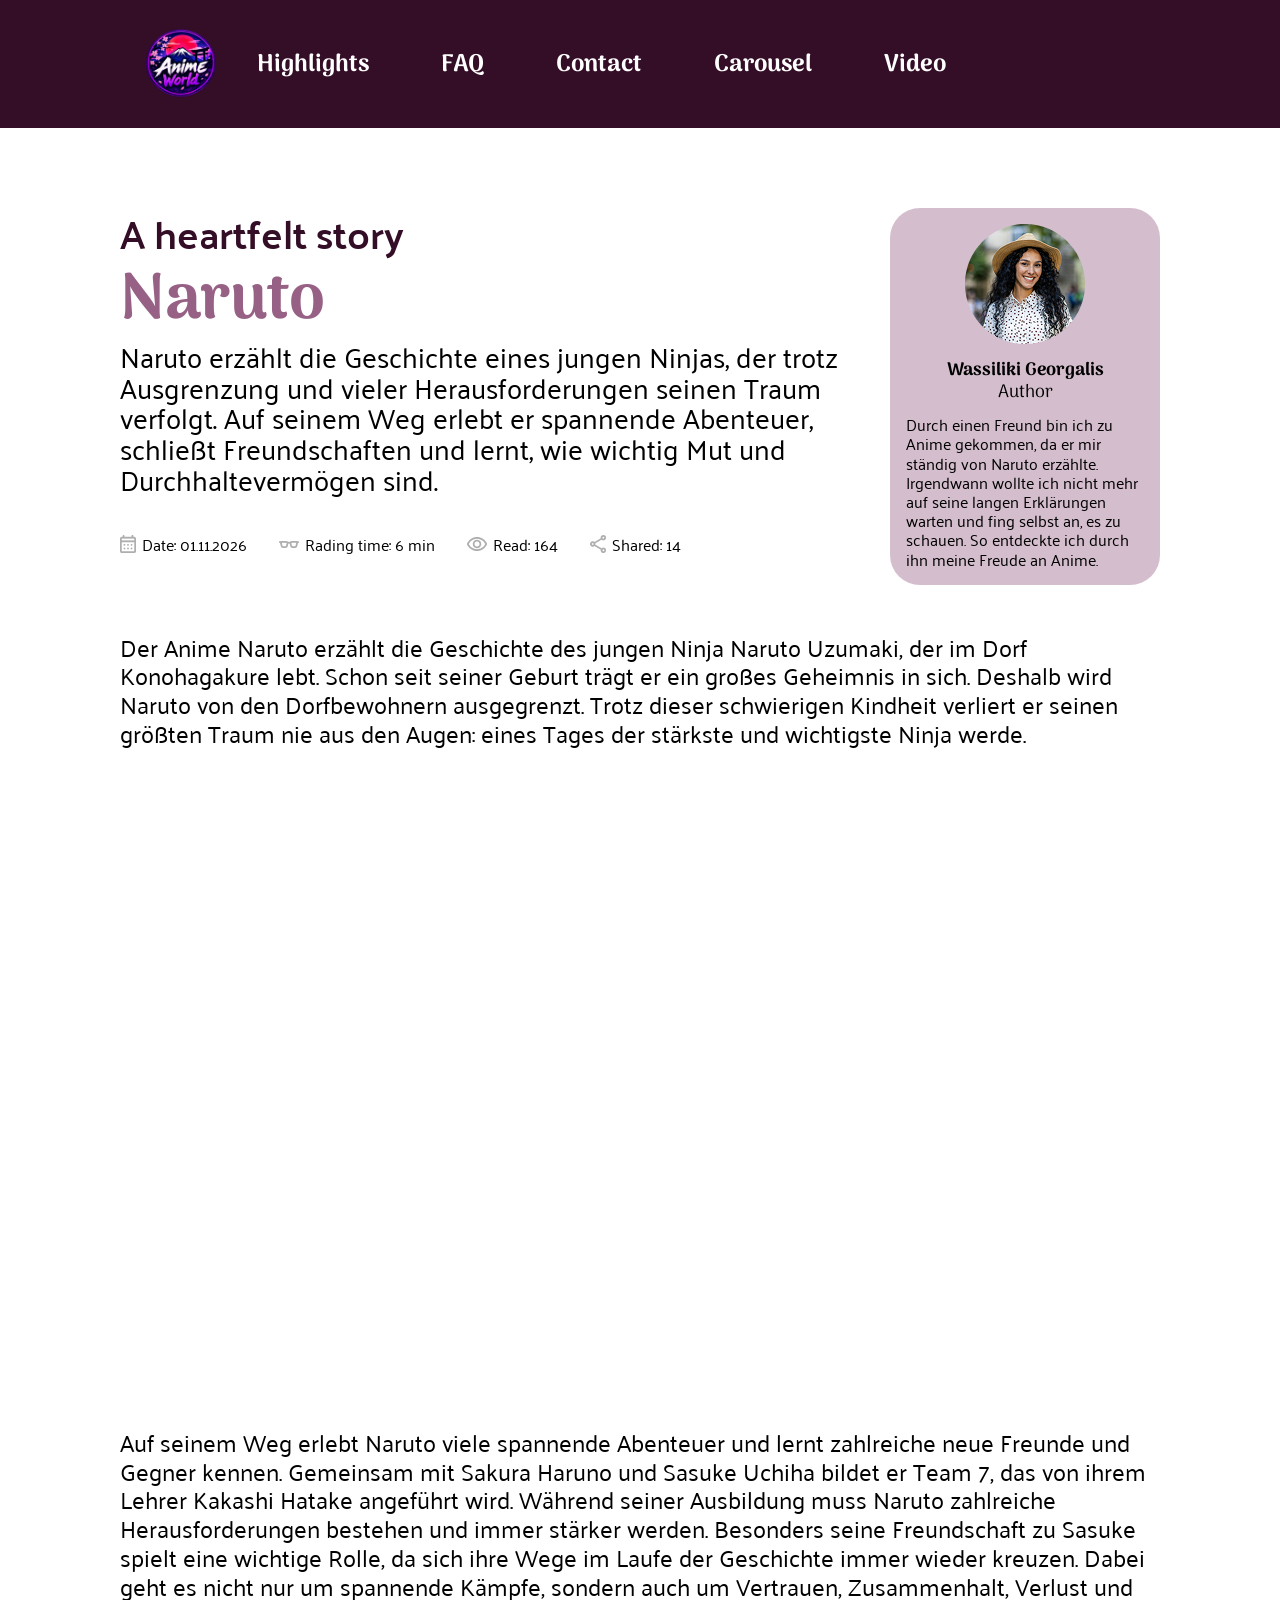
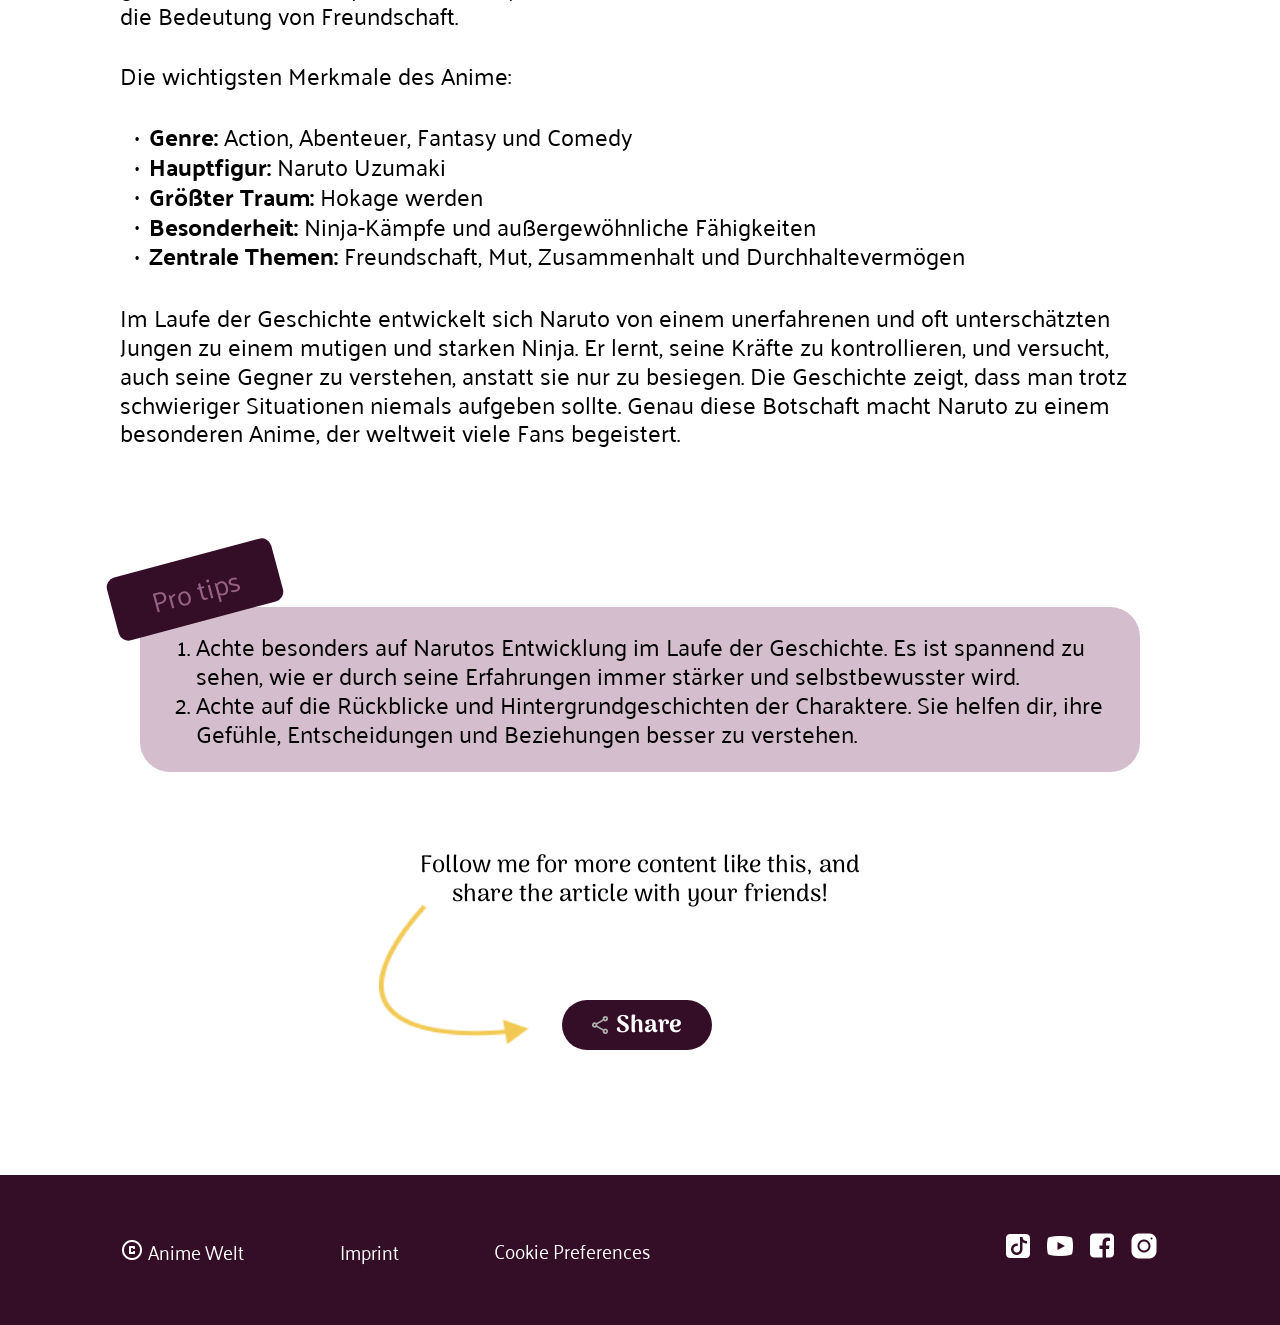
<file: html/article2_video.html>
<!DOCTYPE html>
<html lang="de">

<head>
    <meta charset="UTF-8">
    <meta name="viewport" content="width=device-width, initial-scale=1.0">
    <title>AnimeWelt</title>

    <link rel="icon" type="image/x-icon" href="../assets/icons/Anime-Welt.png">

    <link rel="stylesheet" href="../styles/standard.css">
    <link rel="stylesheet" href="../styles/font.css">
    <link rel="stylesheet" href="../styles/article_2.css">
</head>

<body>
    <header>
        <a href="../index.html#start"> <img src="../assets/icons/Anime-Welt.png" alt="darstellung einer erde"></a>
        <ul class="menu-bar">
            <li>
                <a href="../index.html#highlights">Highlights</a>
            </li>
            <li>
                <a href="../index.html#faqId">FAQ</a>
            </li>
            <li>
                <a href="../index.html#contact">Contact</a>
            </li>
            <li>
                <a href="../html/carousel.html">Carousel</a>
            </li>
            <li>
                <a href="../html/article2_video.html">Video</a>
            </li>
        </ul>
    </header>
    <section class="main-section">
        <div class="article-section">
            <section class="article_1">
                <div class="author-section">
                    <div class="article-info">
                        <div class="title-article">
                            <div class="title">
                                <h3>A heartfelt story</h3>
                                <h1>Naruto</h1>
                            </div>
                            <p>Naruto erzählt die Geschichte eines jungen Ninjas, der trotz Ausgrenzung und vieler
                                Herausforderungen seinen Traum verfolgt. Auf seinem Weg erlebt er spannende Abenteuer,
                                schließt Freundschaften und lernt, wie wichtig Mut und Durchhaltevermögen sind.</p>
                        </div>
                        <div class="quick-article-info">
                            <p>
                                <img src="../assets/icons/calendar_month.png" alt="Kalender Icon">
                                Date: 01.11.2026
                            </p>
                            <p class="eyeglasses">
                                <img src="../assets/icons/eyeglasses_2.png" alt="Brillen Icon">
                                Rading time: 6 min
                            </p>
                            <p class="visibility">
                                <img src="../assets/icons/visibility.png" alt="Auge">
                                Read: 164
                            </p>
                            <p>
                                <img src="../assets/icons/share.png" alt="Share Icon">
                                Shared: 14
                            </p>
                        </div>
                    </div>
                    <div class="author-info">
                        <img src="../assets/images/user-woman.png" alt="Autor Bild">
                        <div class="author-info-text">
                            <div class="author-name">
                                <p class="a-name">Wassiliki Georgalis</p>
                                <p class="a-job">Author</p>
                            </div>
                            <p>Durch einen Freund bin ich zu Anime gekommen, da er mir ständig von Naruto erzählte.
                                Irgendwann wollte ich nicht mehr auf seine langen Erklärungen warten und fing selbst an,
                                es zu schauen. So entdeckte ich durch ihn meine Freude an Anime.</p>
                        </div>
                    </div>
                </div>
                <p>Der Anime Naruto erzählt die Geschichte des jungen Ninja Naruto Uzumaki, der im Dorf Konohagakure
                    lebt.
                    Schon seit seiner Geburt trägt er ein großes Geheimnis in sich. Deshalb wird Naruto von den
                    Dorfbewohnern ausgegrenzt. Trotz dieser schwierigen Kindheit verliert er seinen größten Traum nie
                    aus
                    den Augen: eines Tages der stärkste und wichtigste Ninja werde.</p>
            </section>

            <section class="video-section">
                <iframe src="https://www.youtube.com/embed/ik5YJ4wpppI?si=H4N8T0HWsZj3zBZX" title="YouTube video player"
                    frameborder="0"
                    allow="accelerometer; autoplay; clipboard-write; encrypted-media; gyroscope; picture-in-picture; web-share"
                    referrerpolicy="strict-origin-when-cross-origin" allowfullscreen></iframe>
            </section>
            <section class="article_2">
                <p>
                    Auf seinem Weg erlebt Naruto viele spannende Abenteuer und lernt zahlreiche neue Freunde und Gegner
                    kennen. Gemeinsam mit Sakura Haruno und Sasuke Uchiha bildet er Team 7, das von ihrem Lehrer Kakashi
                    Hatake angeführt wird. Während seiner Ausbildung muss Naruto zahlreiche Herausforderungen bestehen
                    und
                    immer stärker werden. Besonders seine Freundschaft zu Sasuke spielt eine wichtige Rolle, da sich
                    ihre
                    Wege im Laufe der Geschichte immer wieder kreuzen. Dabei geht es nicht nur um spannende Kämpfe,
                    sondern
                    auch um Vertrauen, Zusammenhalt, Verlust und die Bedeutung von Freundschaft.
                </p>
                <p>Die wichtigsten Merkmale des Anime:</p>
                <div class="list-naruto">

                    <ul>
                        <li>
                            <div><span>Genre:</span> Action, Abenteuer, Fantasy und Comedy</div>
                        </li>
                        <li>
                            <div><span>Hauptfigur:</span> Naruto Uzumaki</div>
                        </li>
                        <li>
                            <div><span>Größter Traum:</span> Hokage werden</div>
                        </li>
                        <li>
                            <div><span>Besonderheit:</span> Ninja-Kämpfe und außergewöhnliche Fähigkeiten</div>
                        </li>
                        <li>
                            <div><span>Zentrale Themen:</span> Freundschaft, Mut, Zusammenhalt und Durchhaltevermögen
                            </div>
                        </li>
                    </ul>
                </div>
                <p>
                    Im Laufe der Geschichte entwickelt sich Naruto von einem unerfahrenen und oft unterschätzten Jungen
                    zu
                    einem mutigen und starken Ninja. Er lernt, seine Kräfte zu kontrollieren, und versucht, auch seine
                    Gegner zu verstehen, anstatt sie nur zu besiegen. Die Geschichte zeigt, dass man trotz schwieriger
                    Situationen niemals aufgeben sollte. Genau diese Botschaft macht Naruto zu einem besonderen Anime,
                    der
                    weltweit viele Fans begeistert.
                </p>
            </section>
            <section class="bottom_section">
                <div class="tipp_box">
                    <div class="tipp_smallbox">
                        <p> Pro tips</p>
                    </div>
                    <ol>
                        <li>Achte besonders auf Narutos Entwicklung im Laufe der Geschichte. Es ist spannend
                            zu sehen, wie er durch seine Erfahrungen immer stärker und selbstbewusster wird.
                        </li>
                        <li>Achte auf die Rückblicke und Hintergrundgeschichten der Charaktere. Sie helfen dir, ihre
                            Gefühle, Entscheidungen und Beziehungen besser zu verstehen.
                        </li>
                    </ol>
                </div>
            </section>
        </div>
        <div class="button_section">
            <p>
                Follow me for more content like this, and <br>share the article with your friends!
            </p>
            <div class="arrow_button_box">
                <img src="../assets/icons/pfeil_icon.png" alt="Darstellung eines Pfeils">
                <div class="share_direction">
                    <input type="checkbox" id="share_button">
                    <label for="share_button" class="share_button"><img src="../assets/icons/share.png" alt="">
                        Share</label>
                    <img class="share_links" src="../assets/icons/share.png" alt="">
                    <div class="share_links">
                        <a href="https://de.linkedin.com/" target="_blank">LinkedIn</a>
                        <a href="https://web.whatsapp.com/" target="_blank">Whatsapp</a>
                    </div>
                </div>
            </div>
        </div>
    </section>
    <footer class="footer">
        <div class="footer-log-imp">
            <div class="footer-logo">
                <!--<picture>
                <source media="(min-width: 800px)" srcset=""> </picture>-->
                <img src="../assets/icons/copyright.png" alt="Icon Anime Welt">
                <div>Anime Welt</div>
            </div>
            <a href="../html/imprint.html" id="imprint-link">Imprint</a>
            <p>Cookie Preferences</p>
        </div>
        <div class="footer-social-media">
            <a href="https://www.tiktok.com/" target="_blank">
                <img src="../assets/icons/w_tiktok.png" alt="Tiktok Icon"></a>
            <a href="https://www.youtube.com/" target="_blank">
                <img src="../assets/icons/w_youtube.png" alt="Youtube Icon"></a>
            <a href="https://www.facebook.com/" target="_blank">
                <img src="../assets/icons/w_facebook.png" alt="Facebook Icon"></a>
            <a href="https://www.instagram.com/" target="_blank">
                <img src="../assets/icons/w_instagram.png" alt="Instagram Icon"></a>
        </div>
    </footer>
    <div class="navbar-footer">
        <ul class="menu-bar-footer">
            <li>
                <a href="../index.html"><img src="../assets/icons/home.png"></a>
            </li>
            <li>
                <a href="../index.html#highlights"><img src="../assets/icons/shuttle.png"></a>
            </li>
            <li>
                <a href="../index.html#faqId"><img src="../assets/icons/faq.png"></a>
            </li>
            <li>
                <a href="../index.html#contact"><img src="../assets/icons/contact-us.png"></a>
            </li>
        </ul>
    </div>
</body>

</html>
</file>
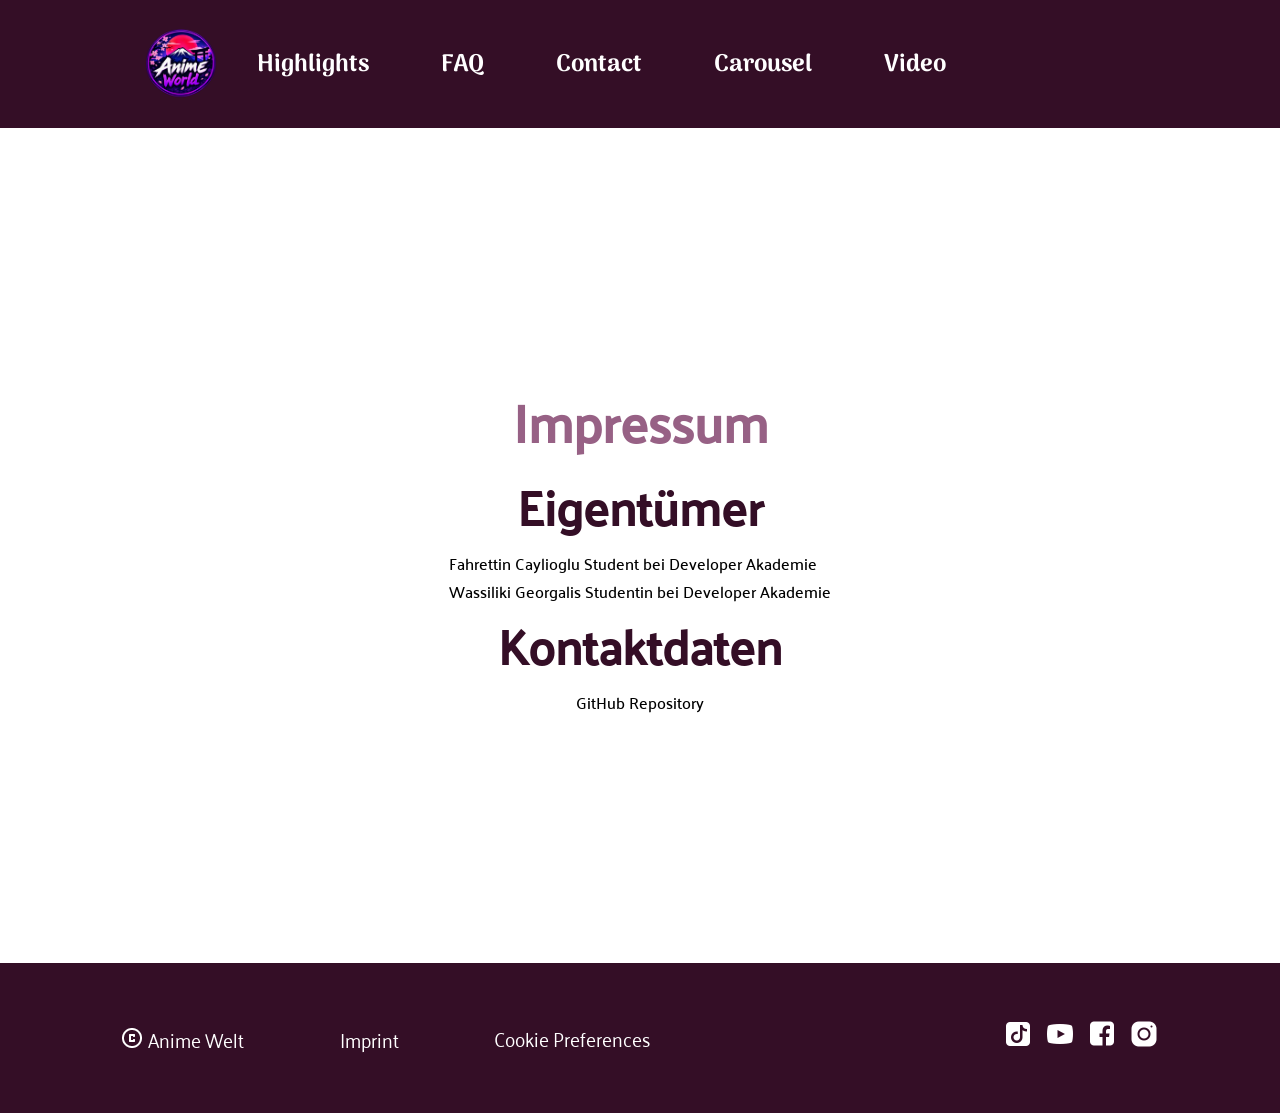
<file: html/imprint.html>
<!DOCTYPE html>
<html lang="de">

<head>
    <meta charset="UTF-8">
    <meta name="viewport" content="width=device-width, initial-scale=1.0">
    <title>AnimeWelt</title>

    <link rel="icon" type="image/x-icon" href="../assets/icons/Anime-Welt.png">

    <link rel="stylesheet" href="../styles/font.css">
    <link rel="stylesheet" href="../styles/standard.css">
    <link rel="stylesheet" href="../styles/imprint_style.css">
</head>

<body>
    <header>
        <a href="../index.html#start"> <img src="../assets/icons/Anime-Welt.png" alt="darstellung einer erde"></a>
        <ul class="menu-bar">
            <li>
                <a href="../index.html#highlights">Highlights</a>
            </li>
            <li>
                <a href="../index.html#faqId">FAQ</a>
            </li>
            <li>
                <a href="../index.html#contact">Contact</a>
            </li>
            <li>
                <a href="../html/carousel.html">Carousel</a>
            </li>
            <li>
                <a href="../html/article2_video.html">Video</a>
            </li>
        </ul>
    </header>
    <section class="main-section">
        <div class="main-section-imprint">
            <h1>Impressum</h1>

            <section class="owner-section">
                <h2>Eigentümer</h2>
                <div>
                    Fahrettin Caylioglu
                    Student bei Developer Akademie
                </div>
                <div>
                    Wassiliki Georgalis
                    Studentin bei Developer Akademie
                </div>
            </section>

            <div class="contact-data-section">
                <h2>Kontaktdaten</h2>
                <a href="https://github.com/FahrettinCaylioglu/AnimeWelt" target="_blank">GitHub Repository</a>
            </div>
        </div>
    </section>

    <footer class="footer">
        <div class="footer-log-imp">
            <div class="footer-logo">
                <!--<picture>
                <source media="(min-width: 800px)" srcset=""> </picture>-->
                <img src="../assets/icons/copyright.png" alt="Icon Anime Welt">
                <div>Anime Welt</div>
            </div>
            <a href="../html/imprint.html" id="imprint-link">Imprint</a>
            <p>Cookie Preferences</p>
        </div>
        <div class="footer-social-media">
            <a href="https://www.tiktok.com/" target="_blank">
                <img src="../assets/icons/w_tiktok.png" alt="Tiktok Icon"></a>
            <a href="https://www.youtube.com/" target="_blank">
                <img src="../assets/icons/w_youtube.png" alt="Youtube Icon"></a>
            <a href="https://www.facebook.com/" target="_blank">
                <img src="../assets/icons/w_facebook.png" alt="Facebook Icon"></a>
            <a href="https://www.instagram.com/" target="_blank">
                <img src="../assets/icons/w_instagram.png" alt="Instagram Icon"></a>
        </div>
    </footer>
    <div class="navbar-footer">
        <ul class="menu-bar-footer">
            <li>
                <a href="../index.html"><img src="../assets/icons/home.png"></a>
            </li>
            <li>
                <a href="../index.html#highlights"><img src="../assets/icons/shuttle.png"></a>
            </li>
            <li>
                <a href="../index.html#faqId"><img src="../assets/icons/faq.png"></a>
            </li>
            <li>
                <a href="../index.html#contact"><img src="../assets/icons/contact-us.png"></a>
            </li>
        </ul>
    </div>
</body>

</html>
</file>
<file: styles/font.css>
/* arima-regular - latin */
@font-face {
    font-display: swap;
    /* Check https://developer.mozilla.org/en-US/docs/Web/CSS/@font-face/font-display for other options. */
    font-family: 'Arima-400';
    font-style: normal;
    font-weight: 400;
    src: url('../assets/fonts/arima-v7-latin-regular.woff2') format('woff2');
    /* Chrome 36+, Opera 23+, Firefox 39+, Safari 12+, iOS 10+ */
}

/* arima-500 - latin */
@font-face {
    font-display: swap;
    /* Check https://developer.mozilla.org/en-US/docs/Web/CSS/@font-face/font-display for other options. */
    font-family: 'Arima-500';
    font-style: normal;
    font-weight: 500;
    src: url('../assets/fonts/arima-v7-latin-500.woff2') format('woff2');
    /* Chrome 36+, Opera 23+, Firefox 39+, Safari 12+, iOS 10+ */
}

/* arima-700 - latin */
@font-face {
    font-display: swap;
    /* Check https://developer.mozilla.org/en-US/docs/Web/CSS/@font-face/font-display for other options. */
    font-family: 'Arima-700';
    font-style: normal;
    font-weight: 700;
    src: url('../assets/fonts/arima-v7-latin-700.woff2') format('woff2');
    /* Chrome 36+, Opera 23+, Firefox 39+, Safari 12+, iOS 10+ */
}

/* palanquin-regular - latin */
@font-face {
    font-display: swap;
    /* Check https://developer.mozilla.org/en-US/docs/Web/CSS/@font-face/font-display for other options. */
    font-family: 'Palanquin-400';
    font-style: normal;
    font-weight: 400;
    src: url('../assets/fonts/palanquin-v17-latin-regular.woff2') format('woff2');
    /* Chrome 36+, Opera 23+, Firefox 39+, Safari 12+, iOS 10+ */
}

/* palanquin-500 - latin */
@font-face {
    font-display: swap;
    /* Check https://developer.mozilla.org/en-US/docs/Web/CSS/@font-face/font-display for other options. */
    font-family: 'Palanquin-500';
    font-style: normal;
    font-weight: 500;
    src: url('../assets/fonts/palanquin-v17-latin-500.woff2') format('woff2');
    /* Chrome 36+, Opera 23+, Firefox 39+, Safari 12+, iOS 10+ */
}

/* palanquin-600 - latin */
@font-face {
    font-display: swap;
    /* Check https://developer.mozilla.org/en-US/docs/Web/CSS/@font-face/font-display for other options. */
    font-family: 'Palanquin-600';
    font-style: normal;
    font-weight: 600;
    src: url('../assets/fonts/palanquin-v17-latin-600.woff2') format('woff2');
    /* Chrome 36+, Opera 23+, Firefox 39+, Safari 12+, iOS 10+ */
}

/* palanquin-700 - latin */
@font-face {
    font-display: swap;
    /* Check https://developer.mozilla.org/en-US/docs/Web/CSS/@font-face/font-display for other options. */
    font-family: 'Palanquin-700';
    font-style: normal;
    font-weight: 700;
    src: url('../assets/fonts/palanquin-v17-latin-700.woff2') format('woff2');
    /* Chrome 36+, Opera 23+, Firefox 39+, Safari 12+, iOS 10+ */
}

/* palanquin-dark-regular - latin */
@font-face {
    font-display: swap;
    /* Check https://developer.mozilla.org/en-US/docs/Web/CSS/@font-face/font-display for other options. */
    font-family: 'Palanquin Dark-400';
    font-style: normal;
    font-weight: 400;
    src: url('../assets/fonts/palanquin-dark-v17-latin-regular.woff2') format('woff2');
    /* Chrome 36+, Opera 23+, Firefox 39+, Safari 12+, iOS 10+ */
}

/* palanquin-dark-600 - latin */
@font-face {
    font-display: swap;
    /* Check https://developer.mozilla.org/en-US/docs/Web/CSS/@font-face/font-display for other options. */
    font-family: 'Palanquin Dark-600';
    font-style: normal;
    font-weight: 600;
    src: url('../assets/fonts/palanquin-dark-v17-latin-600.woff2') format('woff2');
    /* Chrome 36+, Opera 23+, Firefox 39+, Safari 12+, iOS 10+ */
}

/* palanquin-dark-700 - latin */
@font-face {
    font-display: swap;
    /* Check https://developer.mozilla.org/en-US/docs/Web/CSS/@font-face/font-display for other options. */
    font-family: 'Palanquin Dark-700';
    font-style: normal;
    font-weight: 700;
    src: url('../assets/fonts/palanquin-dark-v17-latin-700.woff2') format('woff2');
    /* Chrome 36+, Opera 23+, Firefox 39+, Safari 12+, iOS 10+ */
}
</file>
<file: styles/standard.css>
* {
    margin: 0px;
    box-sizing: border-box;
    scroll-behavior: smooth;
}

html {
    font-size: 16px;
    height: 100vh;
}

:root {
    --color-purple: #340e26;
    --color-light-purple: #976185;
    --box-light-purple: #97618569;
}

h1 {
    font-family: 'Arima-700';
    font-size: 3.25rem;
    color: var(--color-light-purple);
}

h2 {
    font-family: 'Arima-700';
    font-size: 3rem;
    color: var(--color-purple);
    line-height: 100%;
}

h3 {
    font-family: 'Palanquin-600';
    font-size: 2.5rem;
    color: var(--color-purple);
}

p {
    font-family: 'Palanquin-400';
    font-size: 1.5rem;
    line-height: 110%;
}

li {
    font-size: 1.5rem;
}

header {
    height: 128px;
    display: flex;
    justify-content: flex-start;
    flex-direction: row;
    align-items: center;
    background-color: var(--color-purple);
    color: white;
    padding-left: 145px;
    font-family: 'Arima-700' !important;
    font-size: 1.5rem;
}

header img {
    height: 72px;
    width: 72px;
    display: flex;
    justify-content: center;
    border-radius: 50%;
}

a {
    text-decoration: none;
    color: white;
}

a:hover {
    text-decoration-line: underline;
    text-decoration-color: var(--color-light-purple);
    text-decoration-style: wavy;
}

.menu-bar {
    display: flex;
    justify-content: flex-start;
    flex-direction: row;
    list-style-type: none;
    gap: 72px;
}

.navbar-footer {
    padding: 24px 25px;
    display: none;
    justify-content: center;
    gap: 64px;
    background-color: var(--color-light-purple);
}

.navbar-footer img {
    width: 24px;
    height: 24px;
    display: block;
}

.menu-bar-footer {
    width: 100%;
    padding: 0;
    list-style: none;
    display: flex;
    justify-content: space-between;
    align-items: center;
}

/*
    MAIN SECTION
*/
.main-section {
    padding: 80px 120px 80px 120px;
}

/*
        FOOTER
*/
.footer {
    background-color: var(--color-purple);
    ;
    height: 150px;
    padding-left: 120px;
    padding-right: 120px;
    font-family: 'Palanquin-400';
    font-size: 1.15rem;
    color: white;
    display: flex;
    align-items: center;
    justify-content: space-between;
}

.footer-log-imp {
    min-width: 530px;
    display: flex;
    flex-direction: row;
    align-items: center;
    justify-content: space-between;
    font-family: 'Palanquin-400';
    font-size: 1.2rem;
}

.footer-log-imp p {
    font-family: 'Palanquin-400';
    font-size: 1.2rem;
}

.footer-logo {
    display: flex;
    flex-direction: row;
    align-items: center;
    gap: 4px;
}

.footer-logo img {
    width: 24px;
    height: 24px;
    align-items: center;
}

.footer-social-media {
    display: flex;
    gap: 10px;
}

.footer-social-media img {
    width: 32px;
    height: 32px;
}

/* Author part */
.author-section {
    display: flex;
    justify-content: space-between;
}

.article-info {
    display: flex;
    flex-direction: column;
    gap: 40px;
    max-width: 900px;
}

.author-info {
    background-color: var(--box-light-purple);
    max-width: 270px;
    max-height: 400px;
    border-radius: 30px;
    padding: 16px;
    display: flex;
    flex-direction: column;
    align-items: center;
    gap: 16px;
}

.author-info-text {
    display: flex;
    flex-direction: column;
    gap: 12px;
}

.author-info-text>p {
    font-family: 'Palanquin-400';
    font-size: 1rem;
    letter-spacing: 0%;
    line-height: 120%;
}

.author-info img {
    width: 120px;
    height: 120px;
    border-radius: 50px;
}

.a-name {
    font-family: 'Arima-700';
    font-size: 1.125rem;
    text-align: center;
    line-height: 120%;
}

.a-job {
    font-family: 'Arima-400';
    font-size: 1.125rem;
    text-align: center;
    line-height: 120%;
}

.title-article>p {
    font-size: 1.75rem;
    line-height: 110%;
}

.title {
    display: flex;
    flex-direction: column;
    gap: 8px;
}

.title h1,
h3 {
    line-height: 120%;
}

.title h1 {
    font-size: 4rem;
}

.quick-article-info {
    display: flex;
    gap: 32px;
}

.quick-article-info p {
    display: flex;
    align-items: center;
    gap: 6px;
    font-family: 'Palanquin-400';
    font-size: 1rem;
}

.quick-article-info img {
    width: 16px;
    height: 18px;
}

.eyeglasses img {
    width: 20px;
    height: 7px;
}

.visibility img {
    width: 20px;
    height: 14px;
}

/*
PRO TIPS
*/
.text_info {
    display: flex;
    justify-content: center;
    align-items: center;
    flex-direction: column;
    padding: 0px 40px;
    gap: 32px;
}

.bottom_section {
    display: flex;
    justify-content: center;
    align-items: center;
    flex-direction: column;
    position: relative;
    gap: 64px;
    padding-top: 80px;
}

.tipp_box {
    max-height: 200px;
    max-width: 1000px;

    display: flex;
    justify-content: center;
    align-items: center;
    flex-direction: column;

    position: relative;
    padding: 25px 16px;

    border-radius: 30px;
    background-color: var(--box-light-purple);
}

.tipp_box ol {
    font-family: 'Palanquin-400';
}

.tipp_box li {
    line-height: 120%;
}

.tipp_smallbox {
    max-height: 65px;
    max-width: 200px;
    padding: 18px 40px;
    display: flex;
    justify-content: center;
    align-items: center;
    position: absolute;
    top: -50px;
    left: -30px;
    rotate: -15deg;
    border-radius: 10px;
    background-color: var(--color-purple);
}

.tipp_smallbox p {
    color: var(--color-light-purple);
    font-size: 1.75rem;
}

/* 
SHARE BUTTON
*/
.button_section {
    display: flex;
    justify-content: center;
    align-items: center;
    flex-direction: column;
    gap: 45px;
}

.share_button {
    height: 50px;
    width: 150px;
    border-radius: 40px;
    padding: 0px 24px;
    gap: 8px;
    display: flex;
    justify-content: center;
    align-items: center;
    position: relative;
    left: 50px;
    font-size: 1.5rem;
    font-family: 'Arima-700';
    color: white;
    background-color: var(--color-purple);
    text-decoration-color: var(--color-light-purple);
}

.arrow_button_box {
    display: flex;
    flex-direction: row;
}

.arrow_button_box>img {
    width: 150px;
    height: 140px;

    position: relative;
    top: -50px;
    left: -40px;
    rotate: 0deg;
}

.button_section p {
    font-family: 'Arima-500';
    text-align: center;
}

.button_section a {
    text-decoration-style: solid;
    color: var(--color-light-purple);
}

.share_direction {
    display: flex;
    flex-direction: row;
    justify-content: center;
    align-items: center;
    gap: 10px;

    position: relative;
    left: -80px;

}

.share_links {
    display: flex;
    flex-direction: column;
    justify-content: center;
    align-items: center;
    position: relative;
    left: -30%;
    pointer-events: none;
    opacity: 0;
    transform: translateX(0px);
    transition: opacity 1s ease-in-out, transform 1s ease-in-out;
}

.share_links a {
    font-size: 1.125rem;
    font-family: 'Arima-700';
}

input[type="checkbox"]:checked~.share_links {
    opacity: 1;
    transform: translateX(150px);
    pointer-events: auto;
}

#share_button:checked+label img {
    width: 0;
    height: 0;
    transition: all 1s ease-in-out, transform 1s ease-in-out;
}

#share_button:not(:checked)+label img {
    opacity: 1;
    transition: all 1s ease-in-out, transform 1s ease-in-out;
}

input[type="checkbox"] {
    opacity: 0;
}

/* RESPONSIVE */

@media screen and (min-width: 1441px) {
    header {
        padding: 0px max(120px, calc(50% - 720px));
    }

    .main-section {
        padding: 80px max(120px, calc(50% - 720px));
    }

    .footer {
        padding: 0px max(120px, calc(50% - 720px));
    }
}

@media screen and (max-width: 1080px) {
    .menu-bar {
        justify-content: space-between;
    }

    .menu-bar li:nth-last-child(-n+2) {
        display: none;
    }

    .footer-log-imp {
        font-size: 1rem;
    }

    .footer-log-imp p {
        font-size: 1rem;
    }

    .footer-log-imp {
        min-width: unset;
        flex-direction: column-reverse;
        align-items: flex-start;
    }

    #imprint-link {
        order: 1;
    }

    .author-section {
        flex-direction: column;
        gap: 24px;
    }

    .author-info {
        max-width: fit-content;
    }

    .tipp_box li {
        font-size: 1.2rem;
        line-height: 140%;
    }
}

@media screen and (max-width:845px) {
    p {
        font-size: 1.2rem;
    }

    .main-section {
        padding: 70px 60px 70px 60px;
    }

    .title-article p {
        font-size: 1.5rem;
    }

    .article-info {
        gap: 30px;
    }

    .tipp_box ol {
        padding-left: 15px;
    }
}

@media screen and (max-width:725px) {
    p {
        font-size: 1rem;
    }

    header {
        justify-content: center;
        padding: 0;
    }

    .menu-bar {
        display: none;
    }

    .footer {
        padding-left: 60px;
        padding-right: 60px;
    }

    .navbar-footer {
        display: flex;
    }

    .title-article p {
        font-size: 1.2rem;
    }

    .quick-article-info {
        flex-flow: row wrap;
        gap: 16px;
    }

    .tipp_box li {
        font-size: 1rem;
        line-height: 140%;
    }

    .arrow_button_box {
        position: relative;
        width: 100%;
        display: flex;
        justify-content: center;
        align-items: center;
    }

    /* Kleiner Pfeil */
    .arrow_button_box>img {
        content: url("../assets/icons/pfeil_klein.png");

        position: absolute;
        width: 65px;
        height: 60px;

        left: calc(50% - 180px);
        top: -35px;

        object-fit: contain;
        z-index: 1;
    }

    /* Share-Button bleibt mittig */
    .share_direction {
        position: relative;
        left: 0;
        transform: none;
        justify-content: center;
        z-index: 2;
    }

}

@media screen and (max-width:640px) {
    .main-section {
        padding-left: 15px;
        padding-right: 15px;
    }

    .tipp_box {
        height: 235px;
    }
}

@media screen and (max-width:524px) {
    h1 {
        font-size: 2.5rem;
    }

    h3 {
        font-size: 1.25rem;
    }

    .main-section {
        padding-top: 24px;
    }

    .quick-article-info {
        gap: 7px;
    }

    .bottom_section {
        padding: 0;
        margin-top: 70px;
    }

    .tipp_smallbox {
        top: -55px;
        left: 0px;
        rotate: -12deg;
    }

    .tipp_box ol {
        padding-left: 10px;
    }

    .button_section {
        padding-top: 32px
    }

    .footer {
        padding: 30px 24px;
    }

    .footer-social-media {
        padding-top: 60px;
    }
}

@media screen and (max-width:449px) {
    .tipp_box li {

        line-height: 120%;
    }

    .footer-social-media img {
        width: 24px;
        height: 24px;
    }
}

@media screen and (max-width:380px) {
    .tipp_box li {
        font-size: 0.9rem;
        line-height: 110%;
    }

    .tipp_box {
        padding: 25px 10px;
    }

    .arrow_button_box>img {
        left: calc(50% - 155px);
        top: -35px;
    }

    .button_section p br {
        display: none;
    }
}
</file>
<file: style.css>
/* Animation Main Side */

.start-animation-section {
    height: 515px;
    width: 100%;
    max-width: 1440px;

    position: relative;
    overflow: visible;

    z-index: 0;
}

.animation-rectangle {
    height: 100%;

    display: flex;
    justify-content: center;
    flex-direction: row;

    position: relative;
    overflow: hidden;
}

.background>img {
    width: 1440px;
    height: 515px;
    object-fit: cover;
    object-position: center;

    max-width: 1440px;
}

.background {
    position: absolute;
    top: 0px;
    left: 50%;

    transform: translateX(-50%);

    z-index: 1;
}

.yellow_start {
    overflow: hidden;
    position: absolute;
    top: 0px;
    right: 0px;

    z-index: 3;

    animation: index 3s ease-in-out forwards;
}

.yellow_mid {
    overflow: hidden;
    position: absolute;
    top: 0px;
    right: 0px;

    z-index: 2;

    animation: shrink 1.5s ease-in-out forwards;
    animation-delay: 2s;
}

.yellow_end {
    position: absolute;
    top: 0px;
    left: 0px;

    z-index: 4;

    animation: appear 3s ease-in-out 1 forwards;

}

.yellow_end .yellow_3 {
    height: 545px;
    width: 645px;

    position: absolute;
    top: 0px;
    left: 0px;
}

.yellow_2 {
    width: 50%;

    position: absolute;
}

.yellow_4 {
    opacity: 0;
}



@keyframes shrink {
    0% {
        transform: translateX(-0%);

    }

    25% {
        transform: translateX(-0%);

    }

    50% {
        transform: translateX(-50%);

    }

    75% {
        transform: translateX(-80%);

    }

    100% {
        transform: translateX(-100%);

    }
}

@keyframes index {
    0% {
        z-index: 3;
    }

    100% {
        z-index: 0;
    }
}

@keyframes appear {
    0% {
        opacity: 0;
    }

    90% {
        opacity: 0;
    }

    100% {
        opacity: 1;
    }
}

.headline-section {
    max-width: 350px;
    width: 25%;

    display: flex;
    justify-content: center;
    flex-direction: column;
    text-align: center;

    position: absolute;
    top: 0%;
    left: 40%;

    z-index: 5;

    padding-left: 50px;
    /* gap: 32px; */

    transform-origin: 50% 50%;
    animation: einblenden 3.5s ease-in-out forwards;
}

.headline-section h1 {
    color: var(--color-purple);
    font-size: 3.75rem;
}

.headline-section p {
    width: clamp(250px, 25vw, 350px);
    text-align: left;

    font-size: 1.75rem;
    line-height: 1.2;

    animation: erscheinen 3s ease-in-out forwards;
}

@keyframes einblenden {
    0% {
        transform: translateY(250px) translateX(0%);
        opacity: 0;
    }

    25% {
        transform: translateY(175px) translateX(0%);
        opacity: 1;
    }

    50% {
        transform: translateY(175px) translateX(0%);
    }

    75% {
        transform: translateY(175px) translateX(0%);
    }

    100% {
        transform: translateY(175px) translateX(-160%);
    }
}

@keyframes erscheinen {
    0% {
        opacity: 0;
    }

    25% {
        opacity: 0;
    }

    50% {
        opacity: 1;
    }

    75% {
        opacity: 1;
    }

    100% {
        opacity: 1;
    }
}


.animation-circle img {
    max-height: 160px;
    max-width: 160px;

}

.animation-circle {
    height: 160px;
    width: 160px;

    display: flex;
    justify-content: space-between;
    align-items: center;

    position: absolute;

    z-index: 4;

    top: 430px;
    left: 440px;


    transform: rotate(360deg);
    transform-origin: 50% 50%;
    animation: moveup 5s ease-in-out forwards, spin 12s linear infinite;

}

@keyframes spin {
    0% {
        transform: translateY(-150px) rotate(0deg);
    }

    100% {
        transform: translateY(-150px) rotate(360deg);
    }
}

@keyframes moveup {
    0% {
        transform: translateY(-150px);
        opacity: 0;
    }

    75% {
        opacity: 0;
    }

    100% {
        transform: translateY(-150px);
        opacity: 1;
    }
}

/* Highlights section */
.highlights-section {
    display: flex;
    justify-content: center;
    align-items: center;
    flex-direction: column;
    padding-top: 120px;
    padding-bottom: 60px;
    gap: 20px;
}

.highlights-headline {
    display: flex;
    justify-content: center;
    align-items: center;
    /*padding: ; */
    gap: 10px;
}

.headline-and-text-section {
    display: flex;
    justify-content: center;
    align-items: center;
    text-align: center;
    flex-direction: column;
    gap: 24px;
    padding-bottom: 80px;
}

.textbox_slider {
    max-height: 230px;
    max-width: 880px;

    align-self: flex-start;
    position: absolute;
    top: 54px;
    left: 38px;
    transform: translateZ(0);

    display: flex;
    justify-content: flex-start;
    flex-direction: column;

    padding: 16px 24px;
    gap: 8px;

    background-color: rgb(255 255 255 / 30%);
    border-inline-width: 0.5px;
    border-inline-color: rgba(255, 255, 255, 0.5);
    border-inline-style: solid solid;
    backdrop-filter: blur(5px);
}

.textbox_slider p {
    font-size: 1.75rem;
    color: #000;
}

.textbox_slider h2 {
    font-family: 'Palanquin Dark-600';
    font-size: 3rem;
    color: var(--color-purple);
}

.slider_a {
    position: relative;
    background-color: #d3d3d352;

    height: 530px;
    width: 100%;
    display: flex;
    justify-content: center;
    align-items: flex-end;
    gap: 22px;
    overflow: hidden;
    border-top-right-radius: 100px;
}

.slider_a input {
    z-index: 1;
}

.slider_a_wrapper {
    width: 400%;
    height: 100%;
    position: absolute;
    display: flex;
    transition: all 250ms ease-in-out;
}

.slider_a_element {
    width: calc(100% / 4);
    height: 100%;

    position: relative;
    display: block;
    flex-shrink: 0;

    text-decoration: none;
    color: inherit;
}

.element_one {
    background-image: url(./assets/images/spy-family.png);
    background-size: cover;
    background-position: center;
    background-repeat: no-repeat;

}

.element_two {
    background-image: url(./assets/images/DragonBall.jpg);
    background-size: cover;
    background-position: center;
    background-repeat: no-repeat;

}

.element_three {
    background-image: url(./assets/images/OnePieceCrew.jpg);
    background-size: cover;
    background-position: center;
    background-repeat: no-repeat;

}

.element_four {
    background-image: url(./assets/images/Naruto.jpg);
    background-size: cover;
    background-position: center;
    background-repeat: no-repeat;

}

.slider_a input[value="one"]:checked~.slider_a_wrapper {
    transform: translateX(calc(150% /4));
}

.slider_a input[value="two"]:checked~.slider_a_wrapper {
    transform: translateX(calc(50% /4));
}

.slider_a input[value="three"]:checked~.slider_a_wrapper {
    transform: translateX(calc(-50% /4));
}

.slider_a input[value="four"]:checked~.slider_a_wrapper {
    transform: translateX(calc(-150% /4));
}



input[type="radio"] {
    appearance: none;
    -webkit-appearance: none;
    width: 28px;
    height: 28px;
    border-radius: 50%;
    background: white;
    margin-bottom: 45px;
}

input[type="radio"]:checked {
    background: var(--color-light-purple);
    width: 40px;
    border-radius: 20px;
}

/* FAQ */
.faq {
    display: flex;
    flex-direction: column;
    gap: 56px;
    padding-top: 60px;
    padding-bottom: 60px;
}

.faq-title {
    display: flex;
    align-items: center;
    justify-content: center;
    gap: 8px;
}

.faq-wrapper {
    display: flex;
    flex-direction: column;
    gap: 32px;
}

.faq-wrapper input[type="checkbox"] {
    height: 0;
}

.faq-question-wrapper {
    border-radius: 12px;
    padding: 16px 14px;
    background-color: var(--color-light-purple);
    display: flex;
    flex-direction: column;
}

.faq-question-wrapper h4 {
    color: var(--color-purple);
    font-family: 'Palanquin-700';
    font-size: 1.5rem;
}

.faq-section label {
    display: flex;
    justify-content: space-between;
    cursor: pointer;
    align-items: center;
}

.question-section {
    display: flex;
    gap: 4px;
}

.arrow-icon {
    height: 24px;
    width: 24px;
}

.answer-section {
    opacity: 0;
    max-height: 0;
    background-color: white;
    overflow: hidden;
    border-radius: 5px;
    font-family: 'Palanquin-500';
    padding: 0px 10px;
    transition: all 255ms ease-in-out;
}

.arrow-box:checked~.answer-section {
    opacity: 1;
    max-height: 100px;
    padding: 4px 10px;
}

/* box checked */
.arrow-icon img {
    transition: transform 255ms ease-in-out;
}

.arrow-box:checked~.faq-section .arrow-icon img {
    transform: rotate(180deg);
}

/*
CONTACT FORM
*/
.contact-form-wrapper {
    padding: 0px 50px;
    display: flex;
    flex-direction: column;
    gap: 56px;
}

.contact-form-wrapper {
    font-size: 1.5rem;
}

.title-section {
    display: flex;
    flex-direction: column;
    gap: 32px;
}

.contact-form-title {
    display: flex;
    align-items: center;
    justify-content: center;
    gap: 8px;
}

.contact-form-title img {
    width: 36px;
    height: 41px;
}

.contact-text {
    text-align: center;
}

.data-section {
    margin: 0px;
    display: flex;
    flex-direction: column;
    gap: 64px;
}

.customer-data {
    width: 100%;
    display: flex;
    gap: 40px;
}

.customer-message {
    font-family: 'Palanquin-500';
}

.contact {
    display: flex;
    flex-direction: column;
    align-items: start;
    gap: 17px;
    width: 100%;
    font-family: 'Palanquin-500';
}

.customer-data input,
.customer-message input {
    width: 100%;
    padding-top: 15px;
    padding-bottom: 17px;
    box-sizing: border-box;
    border: none;
    border-bottom: 1px solid #222222;
    outline: none;
    font-size: 1.5rem;
    font-family: 'Palanquin-500';
    color: var(--color-purple);
}

.label {
    display: block;
}

.send-section {
    display: flex;
    flex-direction: column;
    align-items: center;
    gap: 32px;
}

.privacy-container {
    display: flex;
    align-items: center;
    flex-direction: row-reverse;
    gap: 8px;
}

.privacy-text {
    font-family: 'Palanquin-400';
    font-size: 1rem;
    line-height: 120%;
}

.privacy-text a {
    color: var(--color-light-purple);
}

.privacy-text a:hover {
    text-decoration: none;
}

.privacy-container input {
    position: absolute;
    opacity: 0;
}

.privacy-checkbox {
    position: relative;
    height: 18px;
    width: 18px;
    min-width: 18px;
    flex-shrink: 0;
    border: solid 1px black;
    border-radius: 4px;
}

.privacy-checkbox:hover {
    background-color: #cc96ba65;
}

#checkbox-id:checked~.privacy-checkbox {
    background-color: var(--color-purple);
}

/*Haken in checkbox*/
.privacy-checkbox:after {
    content: "";
    position: absolute;
    display: none;
}

#checkbox-id:checked~.privacy-checkbox::after {
    display: block;
}

.privacy-checkbox:after {
    left: 5px;
    top: 0;
    width: 5px;
    height: 10px;
    border: solid #d38ebc;
    border-width: 0 2px 2px 0;
    transform: rotate(45deg);
}

.privacy-button {
    opacity: 0.5;
    height: 48px;
    width: 150px;
    border: solid 2px #303030;
    border-radius: 40px;
    pointer-events: none;
    font-family: 'Arima-700';
    font-size: 1.5rem;
    text-align: center;
}

.send-section:has(#checkbox-id:checked) .privacy-button {
    opacity: 1;
    background-color: #d38ebc;
    border: none;
    cursor: pointer;
    pointer-events: all;
    color: #fff;
}

.send-section:has(#checkbox-id:checked) .privacy-button:hover {
    transition: transform 300ms ease;
    box-shadow: 0 8px 16px 0 rgba(0, 0, 0, 0.6);
}

@media screen and (min-width: 1441px) {
    .start-animation-section {
        margin-left: auto;
        margin-right: auto;
    }
}

@media screen and (max-width:1200px) {
    .textbox_slider {
        max-width: 740px;
    }

}

@media screen and (max-width:1050px) {
    .textbox_slider {
        max-width: 550px;
        top: 70px;
        left: 20px;
    }

    .textbox_slider h2 {
        font-size: 2.5rem;
    }

    .textbox_slider p {
        font-size: 1.4rem;
    }
}

/* start  animation max 990px*/

@media screen and (max-width: 990px) {
    .yellow_end {

        left: -150px;
    }

    .headline-section {
        top: 0%;
        left: 20%;
    }


    @keyframes einblenden {
        0% {
            transform: translateY(250px) translateX(0%);
            opacity: 0;
        }

        25% {
            transform: translateY(175px) translateX(0%);
            opacity: 1;
        }

        50% {
            transform: translateY(175px) translateX(0%);
        }

        75% {
            transform: translateY(175px) translateX(0%);
        }

        100% {
            transform: translateY(175px) translateX(-85%);
        }
    }

    .animation-circle {
        top: 430px;
        left: 290px;

    }
}

/* start  animation nach 990px ist hier zu ende*/


@media screen and (max-width:800px) {
    .main-section {
        padding-left: 20px;
        padding-right: 20px;
    }

    .highlights-section {
        padding: 80px 0px 40px 0px;
    }

    .headline-and-text-section {
        padding-bottom: 50px;
    }

    .textbox_slider {
        padding: 16px 20px;
    }

    .textbox_slider p {
        font-size: 1.25rem;
    }

    .faq {
        padding: 40px 0px;
    }

    .contact-form-wrapper {
        padding: 40px 0px 80px 0px;
    }

    .contact-text {
        display: none;
    }

    .customer-data {
        flex-direction: column;
    }

}

@media screen and (max-width:650px) {
    .textbox_slider {
        max-width: 450px;
    }
}

@media screen and (max-width:550px) {
    .textbox_slider {
        max-width: 400px;
        top: 93px;
        left: 14px;
        padding: 16px;
    }
}



/* start  animation max 525px*/

@media screen and (max-width: 525px) {

    .background>img {
        max-width: 526px;

        animation: fly_in 2.25s linear forwards;
        animation-delay: 3.5s;
    }

    .yellow_start {
        animation: disappear 4.4s ease-in-out forwards;
    }

    .yellow_end {
        left: 0px;
    }

    .yellow_2,
    .yellow_3 {
        display: none;
    }

    .yellow_4 {
        opacity: 1;
    }

    .yellow_end img {
        animation: shrink_mobile 3s ease-in-out forwards;
        animation-delay: 4s;
    }

    .headline-section {
        top: 20%;
        left: 0%;

        animation: appear 2s ease-in-out forwards, disappear 4s ease-in-out 2.5s forwards;
    }

    .headline-section h1 {
        font-size: 2.5rem;
    }

    .headline-section p {
        font-size: 1.25rem;
        animation: none;
    }

    .animation-circle {
        top: 265px;
        left: 90px;

        animation: appear 7.5s ease-in-out 1 forwards, spin 12s linear infinite;
    }

    @keyframes disappear {
        0% {
            opacity: 1;
        }

        90% {
            opacity: 1;
        }

        100% {
            opacity: 0;
        }
    }

    @keyframes shrink_mobile {
        0% {
            width: 500px;
        }

        50% {
            width: 400px;
        }

        100% {
            width: 100%;
        }
    }
    @keyframes fly_in {
        0% {
            transform: translate(200px);
        }

        100% {
            transform: translate(0px);
        }
    }
}

/* start  animation max 525px ist hier zu ende*/

@media screen and (max-width:480px) {
    .headline-and-text-section {
        padding-bottom: 32px;
    }

    .headline-and-text-section>p {
        display: none;
    }

    .textbox_slider {
        max-height: 190px;
        max-width: 310px;
        padding: 10px 12px;
    }

    .textbox_slider h2 {
        font-size: 1.75rem;
    }

    .textbox_slider p {
        font-size: 1rem;
    }

    input[type="radio"] {
        margin-bottom: 30px;
    }

    .faq h4 {
        font-size: 1rem;
    }

    .arrow-box:checked~.answer-section {
        max-height: 120px;
        padding: 0px 10px;
    }
}
</file>
<file: styles/article_2.css>
p {
    line-height: 120%;
}

.article-section {
    display: flex;
    flex-direction: column;
    gap: 80px;
}

.article_1 {
    display: flex;
    flex-direction: column;
    gap: 48px;
}

.article_2 {
    display: flex;
    flex-direction: column;
    gap: 32px;
}

.list-naruto {
    font-family: 'Palanquin-400';
    padding-left: 15px;
}

.list-naruto span {
    font-family: 'Palanquin-700';
}

.list-naruto ul {
    list-style: none;
    padding-left: 0;
}

.list-naruto ul li {
    display: flex;
    align-items: center;
    gap: 10px;
    font-size: 1.5rem;
    line-height: 120%;
}

.list-naruto ul li::before {
    content: "•";
    font-size: 0.8em;
}

.list-naruto ul li span {
    font-weight: bold;
}

.video-section {
    display: flex;
    justify-content: center;
}

.video-section iframe {
    width: 931px;
    height: 520px;
    border-radius: 50px;
}

.button_section>p {
    padding-top: 80px;
}

@media screen and (max-width:845px) {
    .list-naruto ul li {
        font-size: 1.2rem;
    }
}

@media screen and (max-width:725px) {
    .list-naruto ul li {
        font-size: 1rem;
    }
}

@media screen and (max-width:640px) {
    .video-section iframe {
        height: 400px;
    }

    .article-section {
        gap: 45px;
    }
}

@media screen and (max-width:524px) {
    .article-section {
        gap: 32px;
    }

    .video-section iframe {
        height: 330px;
    }

}

@media screen and (max-width:424px) {

    .video-section iframe {
        height: 195px;
    }

}
</file>
<file: styles/carousel_style.css>
/* carousel */
.carousel_section {
    display: flex;

    justify-content: center;
    align-items: center;
    flex-direction: column;

    gap: 20px;
    padding: 64px 0px;
}

.carousel_section h1 {
    font-size: 2rem;
}

.slider_b {
    width: 100%;
    max-width: 1300px;

    display: flex;
    flex-wrap: wrap;   /* Inputs rutschen in eine zweite Zeile */
    justify-content: center;
    align-items: center;
    gap: 16px 10px;

    padding-bottom: 24px;
}

/* Desktop: Radios sind versteckt */
.slider_b input {
    display: none;
    pointer-events: none;
}

.slider_b_wrapper {
    position: relative;
    z-index: 1;
    order: -1;   /* Wrapper ist unter den bildern die Inputs */
    height: clamp(250px, 35vw, 440px); /* Höhe jetzt hier statt auf .slider_b */

    display: flex;
    justify-content: center;
    align-items: center;

    padding: 0px 50px;
}

.slider_b img {
    width: clamp(140px, 20vw, 300px);
    height: 90%;

    display: block;
    object-fit: cover;
    object-position: center;

}

.slider_b_element {
    z-index: 1;

    width: clamp(140px, 20vw, 300px);
    height: 80%;
    flex-shrink: 1;

    border-radius: 16px;

    box-shadow: 0px 4px 3px rgba(3, 7, 18, 0.03),
        0px 14px 11px rgba(3, 7, 18, 0.05),
        0px 32px 24px rgba(3, 7, 18, 0.08);

    transform: perspective(300px) rotateY(15deg) translateX(0px);
    transform-origin: 50% 50%;

    transition: all 250ms ease-in-out;
}

.slider_b_element:hover {
    z-index: 2;

    transform: perspective(300px) rotateY(0deg) translateX(0px);
    margin-left: 40px;
    margin-right: 30px;
}

.slider_b_element:hover~.slider_b_element {
    transform: perspective(300px) rotateY(-15deg) translateX(20px);
}

.slider_b input[value="one"]:hover~.slider_b_wrapper .element_one {
    transform: perspective(300px) rotateY(0deg) translateX(0px);
}

.slider_b input[value="two"]:hover~.slider_b_wrapper .element_two {
    transform: perspective(300px) rotateY(0deg) translateX(0px);
}

.slider_b input[value="three"]:hover~.slider_b_wrapper .element_three {
    transform: perspective(300px) rotateY(0deg) translateX(0px);
}

.slider_b input[value="four"]:hover~.slider_b_wrapper .element_four {
    transform: perspective(300px) rotateY(0deg) translateX(0px);
}

.slider_b input[value="five"]:hover~.slider_b_wrapper .element_five {
    transform: perspective(300px) rotateY(0deg) translateX(0px);
}

.text_info li {
        padding-bottom: 10px;
}

li {
    font-size: 24px;
}

.article_1 {
    padding-top: 80px;
}

@media screen and (max-width:725px) {

.carousel_section{
    padding: 64px 0px 0px 0px;
}

   .text_info li {
        font-size: 1rem;
    }
}
@media screen and (max-width:960px) {

    input[type="radio"] {
        appearance: none;
        -webkit-appearance: none;

        width: 22px;
        height: 22px;

        margin-top: 30px;

        border-radius: 50%;
        background: var(--color-light-purple);
    }

    input[type="radio"]:checked {
        background: var(--color-purple);
        width: 40px;
        border-radius: 20px;
    }

    .slider_b {
        overflow: hidden;

        height: 440px;
        width: 100%;
        max-width: 340px;

    }

    .slider_b img {
        margin: 0px 30px;

        max-height: 300px;
        height: 90%;
        max-width: 200px;
        width: 50%;
    }

    .slider_b input {
        display: block;
        pointer-events: auto;
    }

    .slider_b_element {
        position: relative;
        left: 40%;

        transform: perspective(300px) rotateY(-20deg) translateX(0px);
    }

    .slider_b_wrapper {
        transition: all 250ms ease-in-out;
    }

    /* Rechts vom Mittigen Bild*/

    .slider_b input[value="one"]:checked~.slider_b_wrapper {
        transform: perspective(300px) rotateY(0deg) translateX(75%);
    }

    .slider_b input[value="two"]:checked~.slider_b_wrapper {
        transform: perspective(300px) rotateY(0deg) translateX(22%);
    }

    .slider_b input[value="three"]:checked~.slider_b_wrapper {
        transform: perspective(300px) rotateY(0deg) translateX(-30%);
    }

    .slider_b input[value="four"]:checked~.slider_b_wrapper {
        transform: perspective(300px) rotateY(0deg) translateX(-82%);
    }

    .slider_b input[value="five"]:checked~.slider_b_wrapper {
        transform: perspective(300px) rotateY(0deg) translateX(-135%);
    }


    /* links vom Mittigen Bild*/
    .slider_b input[value="two"]:checked~.slider_b_wrapper .slider_b_element:has(~ .element_two) {
        transform: perspective(300px) rotateY(20deg) translateX(0%);
    }

    .slider_b input[value="three"]:checked~.slider_b_wrapper .slider_b_element:has(~ .element_three) {
        transform: perspective(300px) rotateY(20deg) translateX(0%);
    }

    .slider_b input[value="four"]:checked~.slider_b_wrapper .slider_b_element:has(~ .element_four) {
        transform: perspective(300px) rotateY(20deg) translateX(0%);
    }

    .slider_b input[value="five"]:checked~.slider_b_wrapper .slider_b_element:has(~ .element_five) {
        transform: perspective(300px) rotateY(20deg) translateX(0%);
    }



    .slider_b_element:not(.nohover) {
        pointer-events: none;
    }
}
</file>
<file: styles/imprint_style.css>
.main-section-imprint {
    display: flex;
    flex-direction: column;
    align-items: center;
    justify-content: center;
    font-family: 'Palanquin-500';
    gap: 15px;
    height: 75vh;
}

.main-section-imprint h1 {
    font-family: 'Palanquin-500';
}

.main-section-imprint h2 {
    padding-bottom: 20px;
    font-size: 3rem;
    text-align: center;
    font-family: 'Palanquin-500';
}

.contact-data-section {
    display: flex;
    flex-direction: column;
    align-items: center;
    justify-content: center;
}

.contact-data-section a {
    color: #000;
}
</file>
